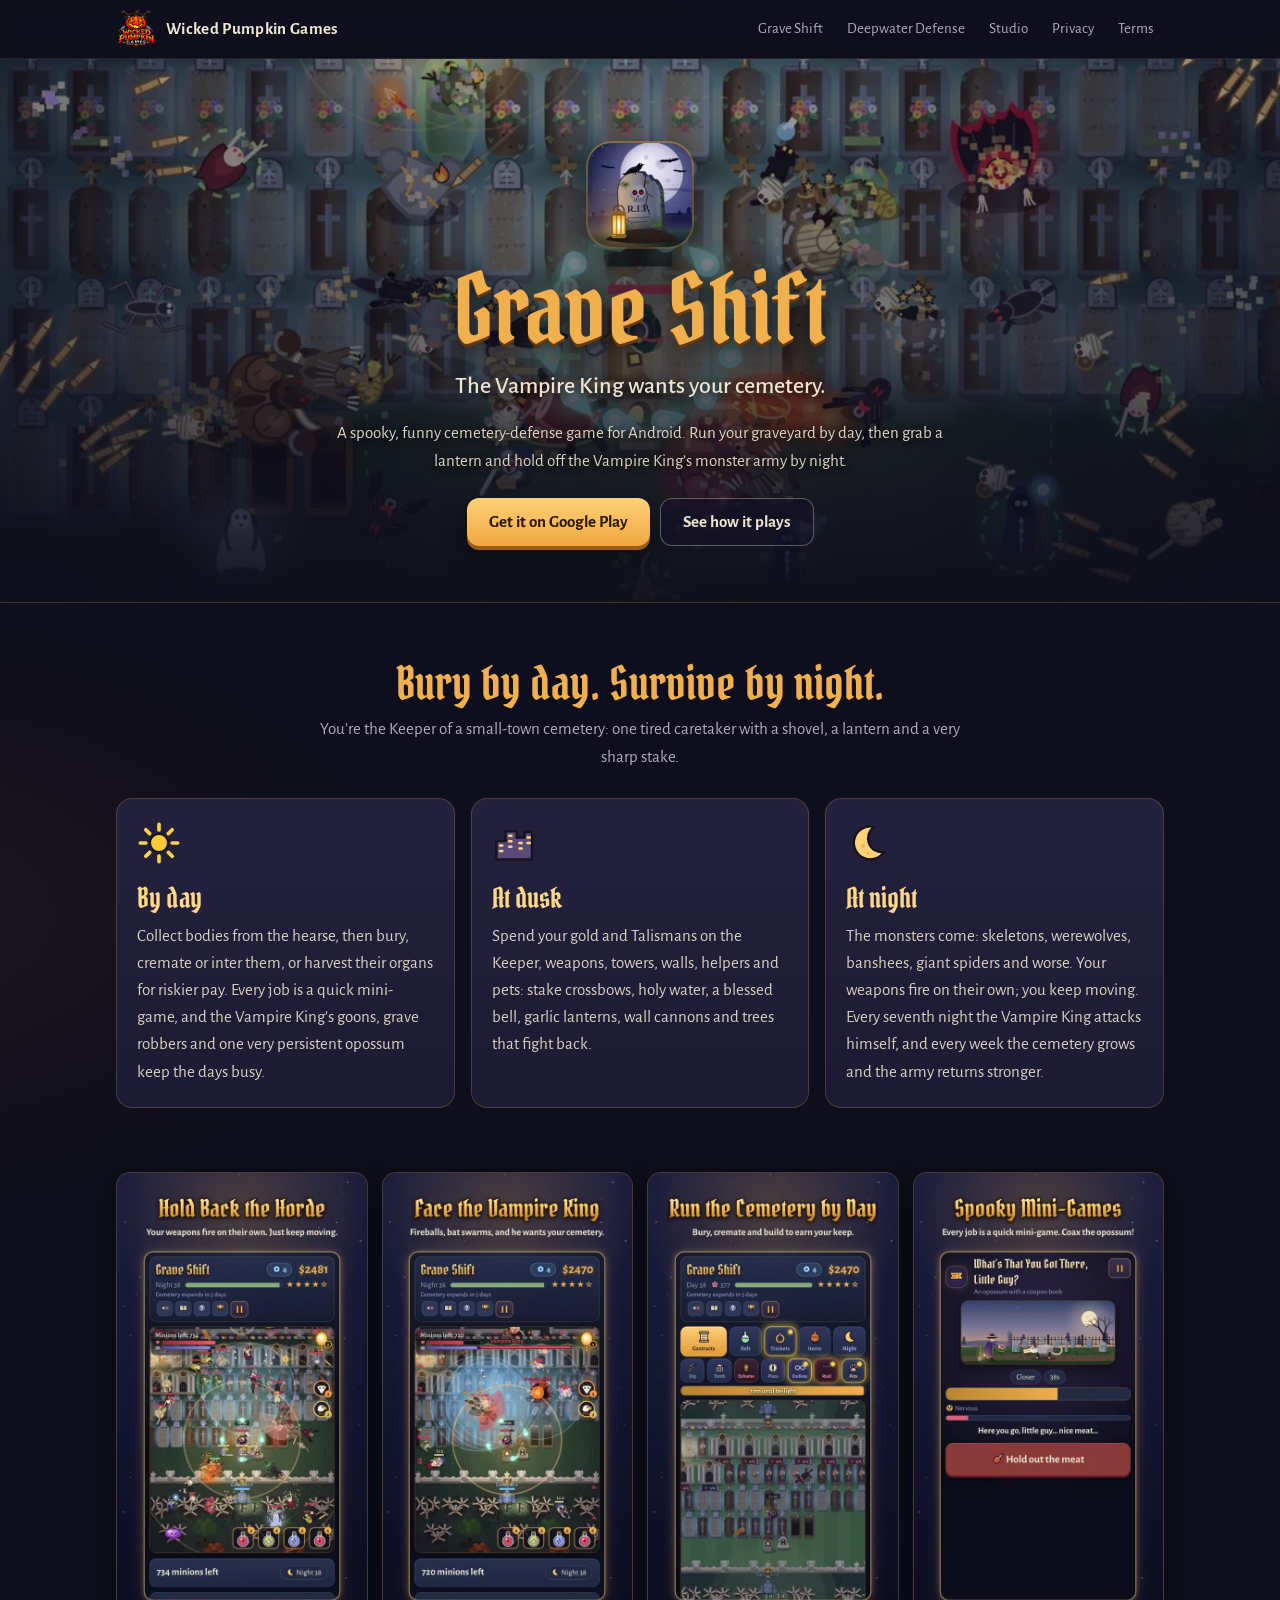
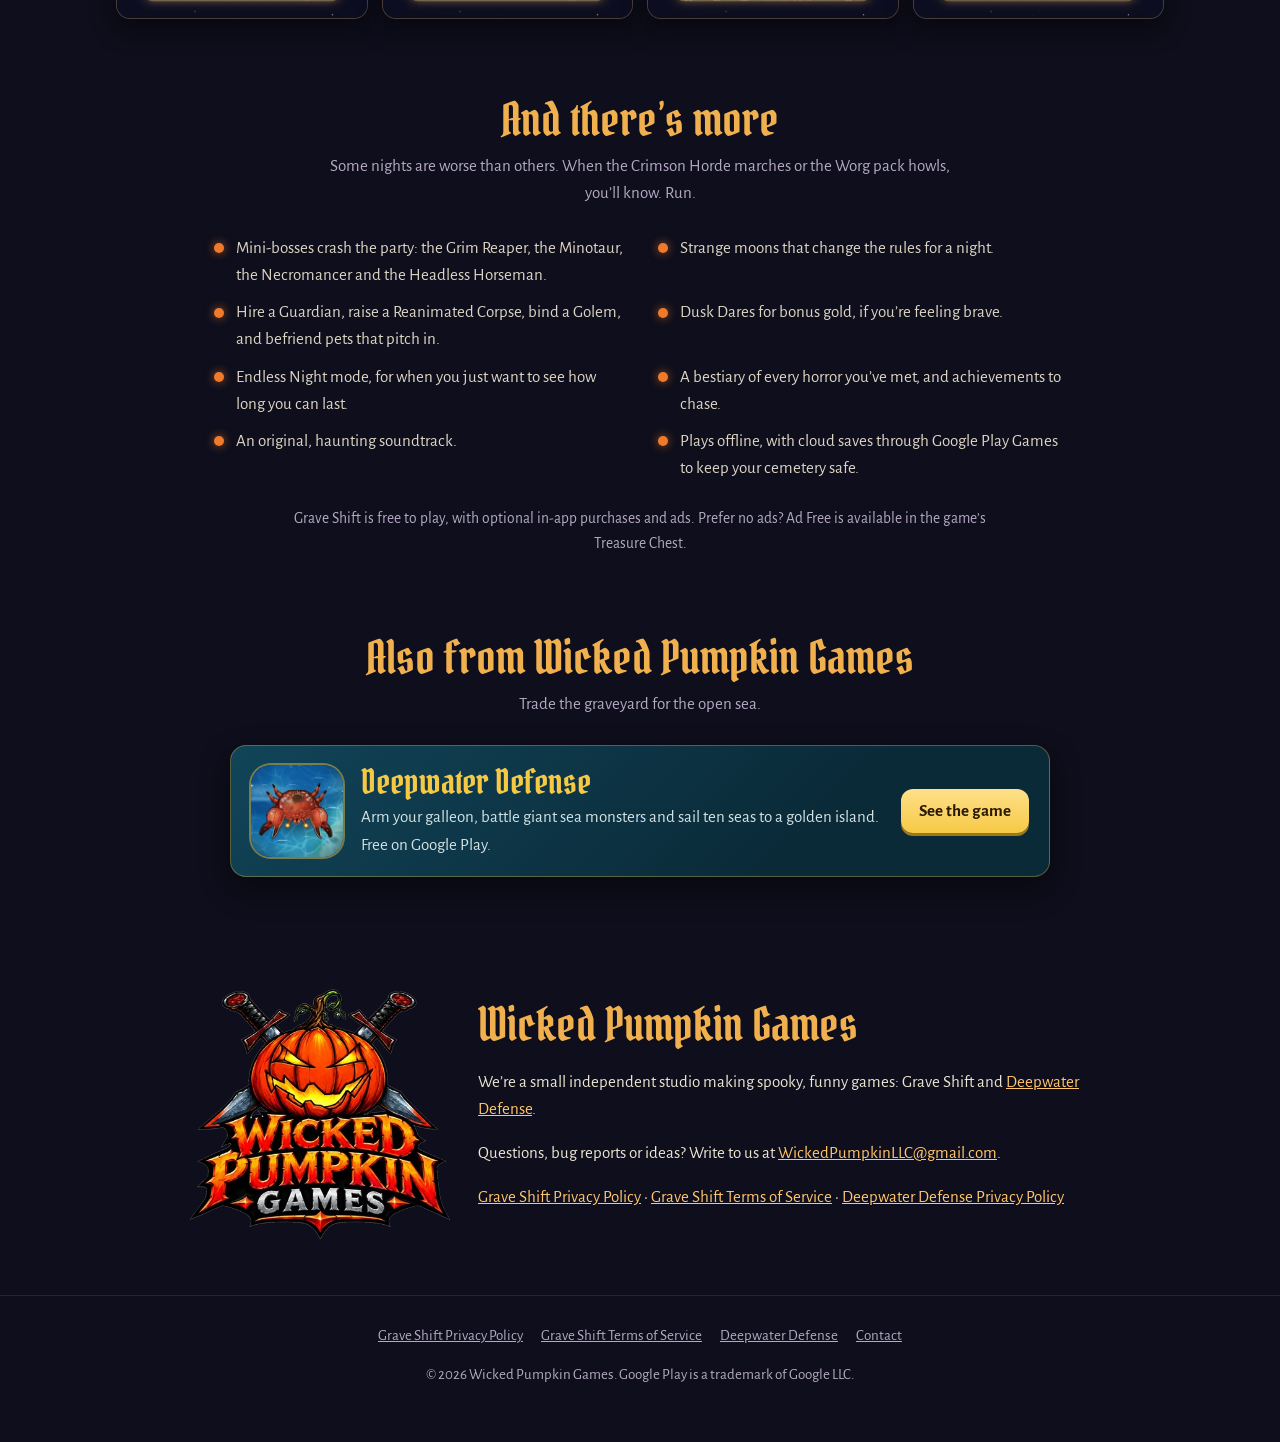
<file: index.html>
<!doctype html>
<html lang="en">
<head>
<meta charset="utf-8">
<meta name="viewport" content="width=device-width, initial-scale=1">
<meta name="google-site-verification" content="O6JPym2pV3YYv3IgOsnlaF91oUZAmM9FeqI7_NQBkXs" />
<title>Grave Shift · Wicked Pumpkin Games</title>
<meta name="description" content="Grave Shift is a spooky, funny cemetery-defense game for Android by Wicked Pumpkin Games: run your graveyard by day, then hold off the Vampire King's monster army by night.">
<meta name="theme-color" content="#0e0e1c">
<link rel="icon" type="image/png" href="favicon.png">
<link rel="apple-touch-icon" href="apple-touch-icon.png">
<meta property="og:type" content="website">
<meta property="og:title" content="Grave Shift: the Vampire King wants your cemetery">
<meta property="og:description" content="Run your graveyard by day. Hold off the Vampire King's monster army by night. A spooky, funny cemetery-defense game for Android.">
<meta property="og:image" content="https://wickedpumpkingames.github.io/og-image.jpg">
<meta name="twitter:card" content="summary_large_image">
<link rel="stylesheet" href="site.css">
</head>
<body>
<a class="skip" href="#game">Skip to the game</a>

<header class="top">
  <div class="wrap">
    <a class="brand" href="./"><img src="img/studio-logo.webp" alt="" width="40" height="40"><span>Wicked Pumpkin Games</span></a>
    <nav aria-label="Main">
      <a href="#game">Grave Shift</a>
      <a href="deepwater-defense.html">Deepwater<span class="nm"> Defense</span></a>
      <a href="#studio">Studio</a>
      <a href="grave-shift-privacy-policy.html">Privacy</a>
      <a class="wide" href="grave-shift-terms-of-service.html">Terms</a>
    </nav>
  </div>
</header>

<main>
<div class="hero" id="game">
  <div class="art" role="img" aria-label="A night battle in the cemetery: the Keeper and his towers fight skeletons, werewolves and other monsters among the graves."></div>
  <div class="wrap">
    <img class="appicon" src="img/icon.webp" alt="Grave Shift app icon: a cracked headstone with a carved skull, a crow and a lantern under the full moon" width="104" height="104">
    <h1 class="game">Grave Shift</h1>
    <p class="tagline">The Vampire King wants your cemetery.</p>
    <p class="pitch">A spooky, funny cemetery-defense game for Android. Run your graveyard by day, then grab a lantern and hold off the Vampire King’s monster army by night.</p>
    <div class="cta">
      <a class="btn gold" href="https://play.google.com/store/apps/details?id=com.WickedPumpkinGames.GraveShift" rel="noopener">Get it on Google Play</a>
      <a class="btn ghost" href="#play">See how it plays</a>
    </div>
  </div>
</div>

<section id="play">
  <div class="wrap">
    <h2 class="sec">Bury by day. Survive by night.</h2>
    <p class="sub">You’re the Keeper of a small-town cemetery: one tired caretaker with a shovel, a lantern and a very sharp stake.</p>
    <div class="cards">
      <div class="card">
        <svg class="ico" viewBox="0 0 24 24" fill="none" stroke="#17131f" stroke-width="1.3" stroke-linejoin="round" stroke-linecap="round" aria-hidden="true"><path d="M12 1.8v3M12 19.2v3M1.8 12h3M19.2 12h3M4.8 4.8l2.1 2.1M17.1 17.1l2.1 2.1M4.8 19.2l2.1-2.1M17.1 6.9l2.1-2.1" stroke="#ffd24a" stroke-width="2"/><circle cx="12" cy="12" r="5" fill="#ffc93a"/></svg>
        <h3>By day</h3>
        <p>Collect bodies from the hearse, then bury, cremate or inter them, or harvest their organs for riskier pay. Every job is a quick mini-game, and the Vampire King’s goons, grave robbers and one very persistent opossum keep the days busy.</p>
      </div>
      <div class="card">
        <svg class="ico" viewBox="0 0 24 24" fill="none" stroke="#17131f" stroke-width="1.3" stroke-linejoin="round" stroke-linecap="round" aria-hidden="true"><path d="M2.4 21V11h5V5.6h6V9h4.4v-3h4v15z" fill="#5a4a7a"/><path d="M4.4 13.4h1.2M4.4 16.4h1.2M9.4 8h1.2M9.4 11h1.2M9.4 14h1.2M15 12h1.2M15 15h1.2M19.4 9h1.2M19.4 12h1.2" stroke="#ffd27a" stroke-width="1.4"/></svg>
        <h3>At dusk</h3>
        <p>Spend your gold and Talismans on the Keeper, weapons, towers, walls, helpers and pets: stake crossbows, holy water, a blessed bell, garlic lanterns, wall cannons and trees that fight back.</p>
      </div>
      <div class="card">
        <svg class="ico" viewBox="0 0 24 24" fill="none" stroke="#17131f" stroke-width="1.3" stroke-linejoin="round" stroke-linecap="round" aria-hidden="true"><path d="M15.6 3.2a9 9 0 1 0 5.2 13.6A7.4 7.4 0 0 1 15.6 3.2z" fill="#ffd27a"/><circle cx="9.2" cy="13.6" r="1.2" fill="#e8b552" stroke="none"/><circle cx="12" cy="17.6" r=".8" fill="#e8b552" stroke="none"/></svg>
        <h3>At night</h3>
        <p>The monsters come: skeletons, werewolves, banshees, giant spiders and worse. Your weapons fire on their own; you keep moving. Every seventh night the Vampire King attacks himself, and every week the cemetery grows and the army returns stronger.</p>
      </div>
    </div>
  </div>
</section>

<section aria-label="Screenshots" style="padding-top:8px">
  <div class="wrap">
    <div class="shots">
      <figure><img src="img/shot-night.webp" alt="Hold back the horde: the Keeper fights a monster horde at night while his weapons fire on their own" loading="lazy" width="540" height="960"></figure>
      <figure><img src="img/shot-king.webp" alt="Face the Vampire King: fireballs, bat swarms and the King himself attack the cemetery" loading="lazy" width="540" height="960"></figure>
      <figure><img src="img/shot-day.webp" alt="Run the cemetery by day: bury, cremate and build to earn your keep" loading="lazy" width="540" height="960"></figure>
      <figure><img src="img/shot-mini.webp" alt="Spooky mini-games: every job is a quick mini-game, like coaxing a coupon book from an opossum" loading="lazy" width="540" height="960"></figure>
    </div>
  </div>
</section>

<section style="padding-top:20px">
  <div class="wrap">
    <h2 class="sec">And there’s more</h2>
    <p class="sub">Some nights are worse than others. When the Crimson Horde marches or the Worg pack howls, you’ll know. Run.</p>
    <ul class="more">
      <li>Mini-bosses crash the party: the Grim Reaper, the Minotaur, the Necromancer and the Headless Horseman.</li>
      <li>Strange moons that change the rules for a night.</li>
      <li>Hire a Guardian, raise a Reanimated Corpse, bind a Golem, and befriend pets that pitch in.</li>
      <li>Dusk Dares for bonus gold, if you’re feeling brave.</li>
      <li>Endless Night mode, for when you just want to see how long you can last.</li>
      <li>A bestiary of every horror you’ve met, and achievements to chase.</li>
      <li>An original, haunting soundtrack.</li>
      <li>Plays offline, with cloud saves through Google Play Games to keep your cemetery safe.</li>
    </ul>
    <p class="fine">Grave Shift is free to play, with optional in-app purchases and ads. Prefer no ads? Ad Free is available in the game’s Treasure Chest.</p>
  </div>
</section>

<section id="more-games" style="padding-top:20px">
  <div class="wrap">
    <h2 class="sec">Also from Wicked Pumpkin Games</h2>
    <p class="sub">Trade the graveyard for the open sea.</p>
    <a class="gamecard" href="deepwater-defense.html">
      <img src="img/dw-icon.webp" alt="" width="92" height="92" loading="lazy">
      <div><strong>Deepwater Defense</strong><span>Arm your galleon, battle giant sea monsters and sail ten seas to a golden island. Free on Google Play.</span></div>
      <span class="go">See the game</span>
    </a>
  </div>
</section>

<section id="studio">
  <div class="wrap">
    <div class="studio">
      <img src="img/studio-logo.webp" alt="Wicked Pumpkin Games logo: a grinning jack-o’-lantern over two crossed daggers" loading="lazy" width="420" height="404">
      <div>
        <h2 class="sec">Wicked Pumpkin Games</h2>
        <p>We’re a small independent studio making spooky, funny games: Grave Shift and <a href="deepwater-defense.html">Deepwater Defense</a>.</p>
        <p>Questions, bug reports or ideas? Write to us at <a href="mailto:WickedPumpkinLLC@gmail.com">WickedPumpkinLLC@gmail.com</a>.</p>
        <p><a href="grave-shift-privacy-policy.html">Grave Shift Privacy Policy</a> · <a href="grave-shift-terms-of-service.html">Grave Shift Terms of Service</a> · <a href="deepwater-defense-privacy-policy.html">Deepwater Defense Privacy Policy</a></p>
      </div>
    </div>
  </div>
</section>
</main>

<footer class="site">
  <div class="wrap">
    <nav aria-label="Footer">
      <a href="grave-shift-privacy-policy.html">Grave Shift Privacy Policy</a>
      <a href="grave-shift-terms-of-service.html">Grave Shift Terms of Service</a>
      <a href="deepwater-defense.html">Deepwater Defense</a>
      <a href="mailto:WickedPumpkinLLC@gmail.com">Contact</a>
    </nav>
    <p>© 2026 Wicked Pumpkin Games. Google Play is a trademark of Google LLC.</p>
  </div>
</footer>
</body>
</html>
</file>
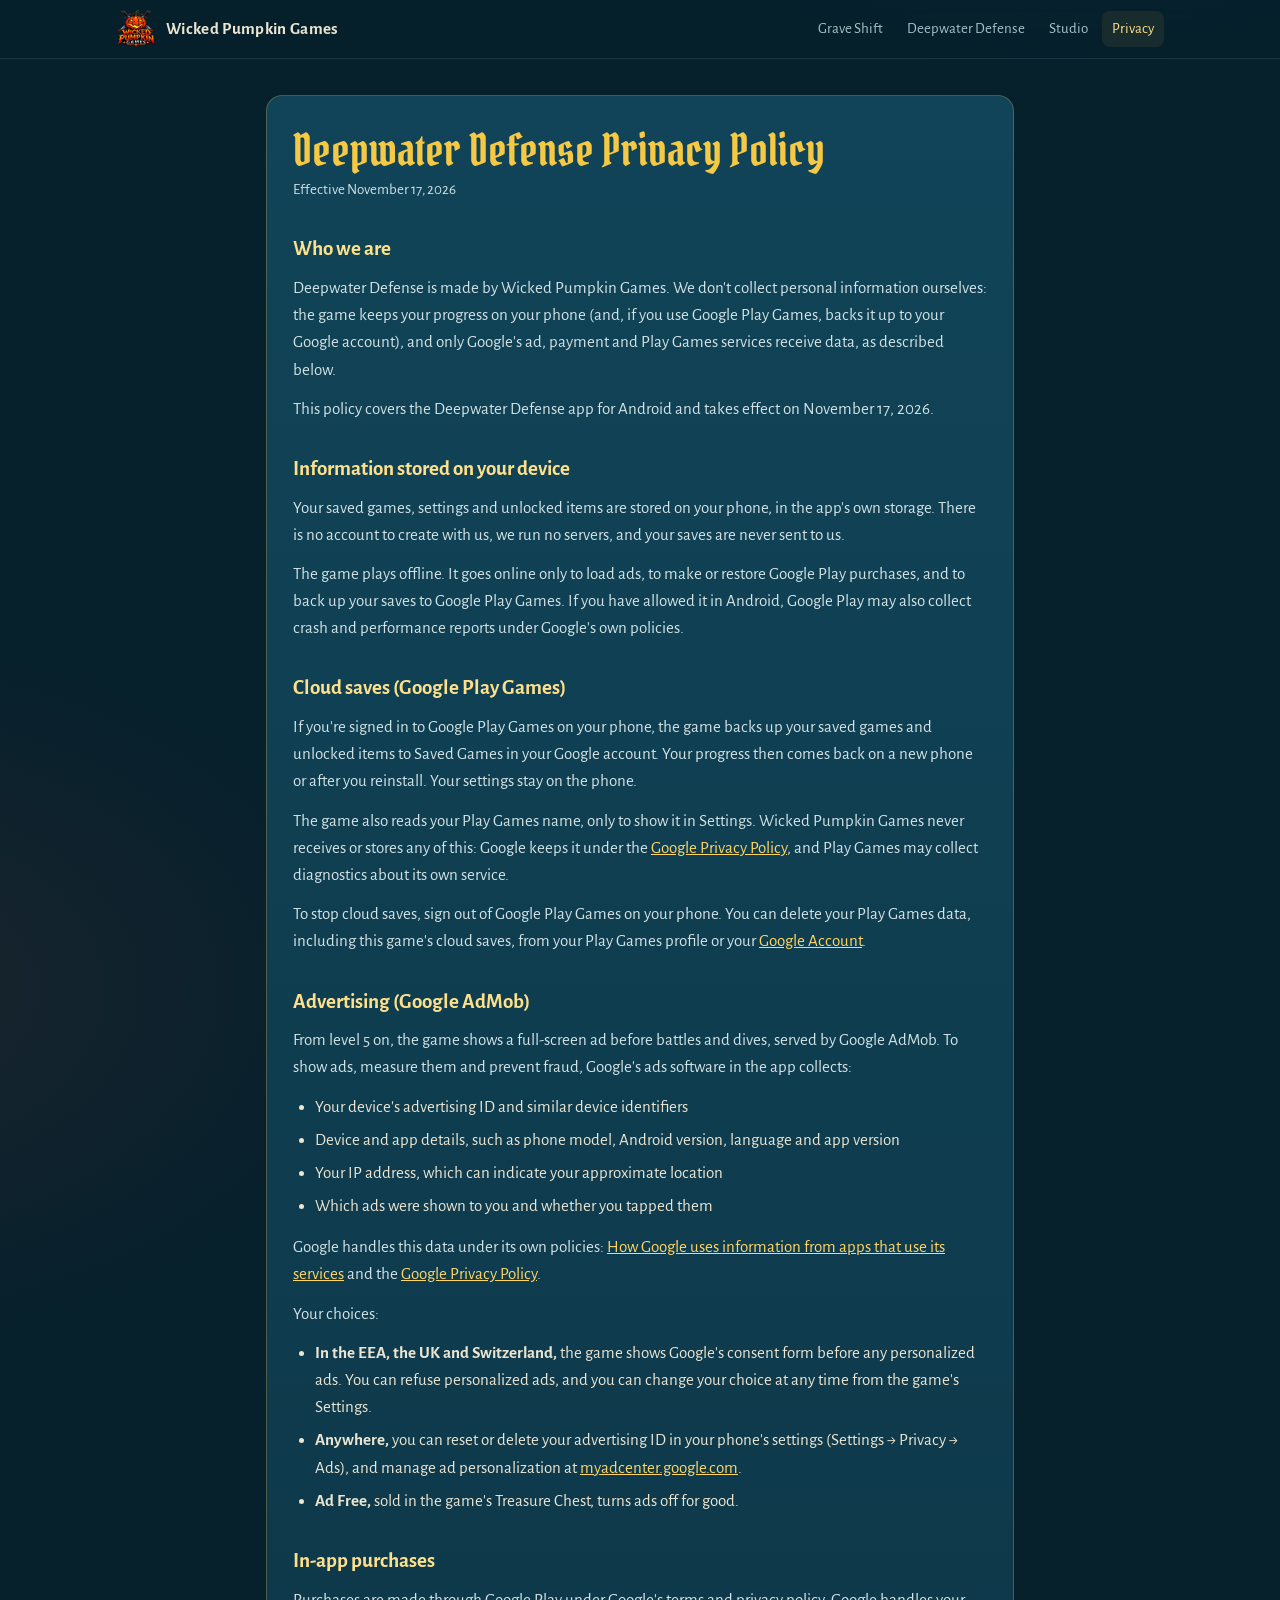
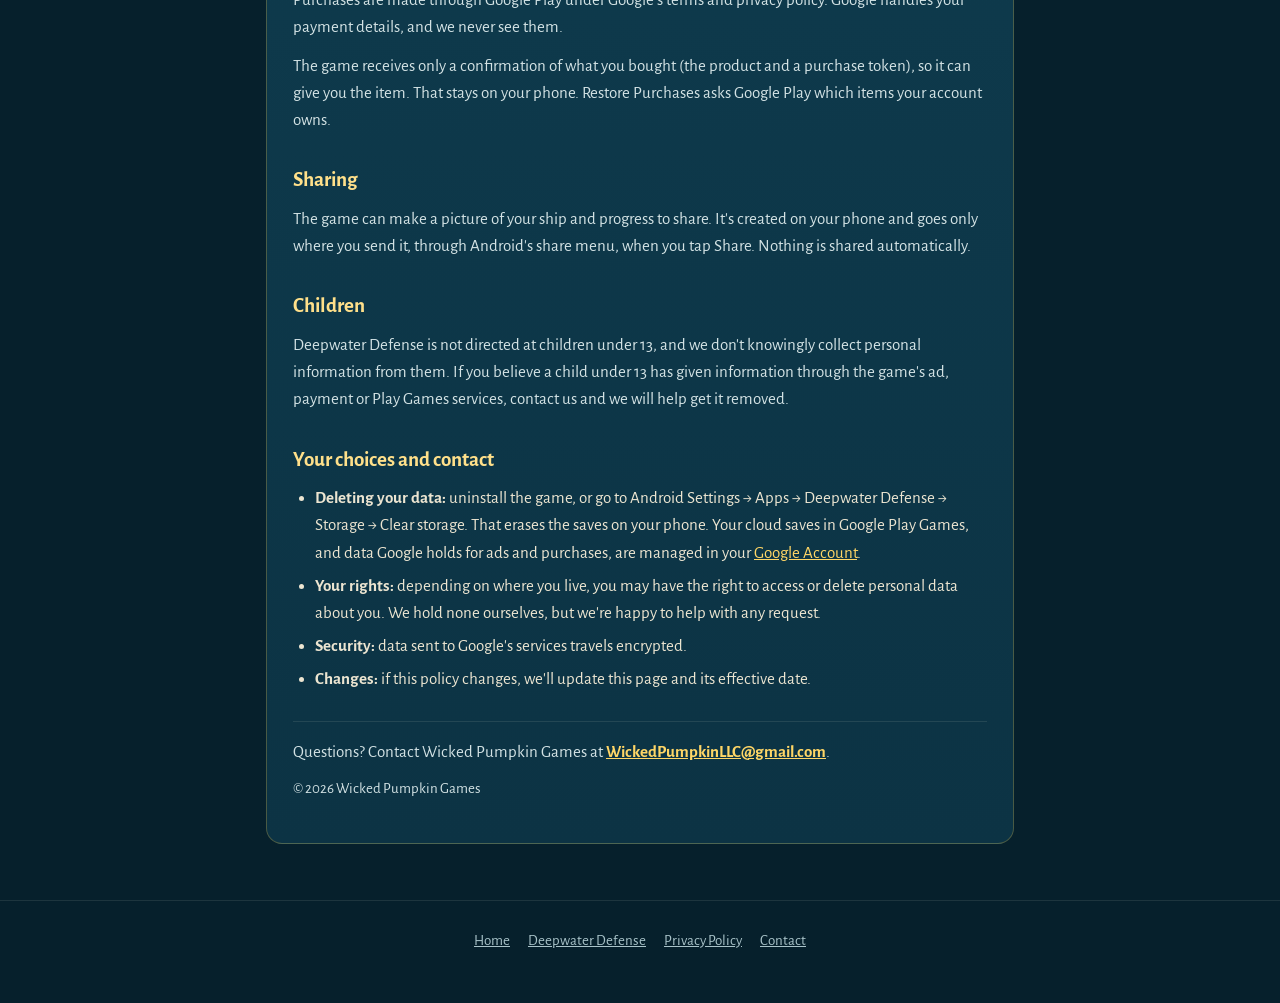
<file: deepwater-defense-privacy-policy.html>
<!doctype html>
<html lang="en">
<head>
<meta charset="utf-8">
<meta name="viewport" content="width=device-width, initial-scale=1">
<title>Deepwater Defense Privacy Policy</title>
<meta name="description" content="How the Deepwater Defense game for Android handles your information.">
<meta name="theme-color" content="#06202c">
<link rel="icon" type="image/png" href="favicon.png">
<link rel="stylesheet" href="site.css">
</head>
<body class="dw">
<header class="top">
  <div class="wrap">
    <a class="brand" href="./"><img src="img/studio-logo.webp" alt="" width="40" height="40"><span>Wicked Pumpkin Games</span></a>
    <nav aria-label="Main">
      <a href="./">Grave Shift</a>
      <a href="deepwater-defense.html">Deepwater<span class="nm"> Defense</span></a>
      <a href="./#studio">Studio</a>
      <a href="deepwater-defense-privacy-policy.html" aria-current="page">Privacy</a>
    </nav>
  </div>
</header>
<main class="doc">
<div class="card">
  <h1>Deepwater Defense Privacy Policy</h1>
  <p class="eff">Effective November 17, 2026</p>

  <h2>Who we are</h2>
  <p>Deepwater Defense is made by Wicked Pumpkin Games. We don't collect personal information ourselves: the game keeps your progress on your phone (and, if you use Google Play Games, backs it up to your Google account), and only Google's ad, payment and Play Games services receive data, as described below.</p>
  <p>This policy covers the Deepwater Defense app for Android and takes effect on November 17, 2026.</p>

  <h2>Information stored on your device</h2>
  <p>Your saved games, settings and unlocked items are stored on your phone, in the app's own storage. There is no account to create with us, we run no servers, and your saves are never sent to us.</p>
  <p>The game plays offline. It goes online only to load ads, to make or restore Google Play purchases, and to back up your saves to Google Play Games. If you have allowed it in Android, Google Play may also collect crash and performance reports under Google's own policies.</p>

  <h2>Cloud saves (Google Play Games)</h2>
  <p>If you're signed in to Google Play Games on your phone, the game backs up your saved games and unlocked items to Saved Games in your Google account. Your progress then comes back on a new phone or after you reinstall. Your settings stay on the phone.</p>
  <p>The game also reads your Play Games name, only to show it in Settings. Wicked Pumpkin Games never receives or stores any of this: Google keeps it under the <a href="https://policies.google.com/privacy">Google Privacy Policy</a>, and Play Games may collect diagnostics about its own service.</p>
  <p>To stop cloud saves, sign out of Google Play Games on your phone. You can delete your Play Games data, including this game's cloud saves, from your Play Games profile or your <a href="https://myaccount.google.com">Google Account</a>.</p>

  <h2>Advertising (Google AdMob)</h2>
  <p>From level 5 on, the game shows a full-screen ad before battles and dives, served by Google AdMob. To show ads, measure them and prevent fraud, Google's ads software in the app collects:</p>
  <ul>
    <li>Your device's advertising ID and similar device identifiers</li>
    <li>Device and app details, such as phone model, Android version, language and app version</li>
    <li>Your IP address, which can indicate your approximate location</li>
    <li>Which ads were shown to you and whether you tapped them</li>
  </ul>
  <p>Google handles this data under its own policies: <a href="https://policies.google.com/technologies/partner-sites">How Google uses information from apps that use its services</a> and the <a href="https://policies.google.com/privacy">Google Privacy Policy</a>.</p>
  <p>Your choices:</p>
  <ul>
    <li><strong>In the EEA, the UK and Switzerland,</strong> the game shows Google's consent form before any personalized ads. You can refuse personalized ads, and you can change your choice at any time from the game's Settings.</li>
    <li><strong>Anywhere,</strong> you can reset or delete your advertising ID in your phone's settings (Settings → Privacy → Ads), and manage ad personalization at <a href="https://myadcenter.google.com">myadcenter.google.com</a>.</li>
    <li><strong>Ad Free,</strong> sold in the game's Treasure Chest, turns ads off for good.</li>
  </ul>

  <h2>In-app purchases</h2>
  <p>Purchases are made through Google Play under Google's terms and privacy policy. Google handles your payment details, and we never see them.</p>
  <p>The game receives only a confirmation of what you bought (the product and a purchase token), so it can give you the item. That stays on your phone. Restore Purchases asks Google Play which items your account owns.</p>

  <h2>Sharing</h2>
  <p>The game can make a picture of your ship and progress to share. It's created on your phone and goes only where you send it, through Android's share menu, when you tap Share. Nothing is shared automatically.</p>

  <h2>Children</h2>
  <p>Deepwater Defense is not directed at children under 13, and we don't knowingly collect personal information from them. If you believe a child under 13 has given information through the game's ad, payment or Play Games services, contact us and we will help get it removed.</p>

  <h2>Your choices and contact</h2>
  <ul>
    <li><strong>Deleting your data:</strong> uninstall the game, or go to Android Settings → Apps → Deepwater Defense → Storage → Clear storage. That erases the saves on your phone. Your cloud saves in Google Play Games, and data Google holds for ads and purchases, are managed in your <a href="https://myaccount.google.com">Google Account</a>.</li>
    <li><strong>Your rights:</strong> depending on where you live, you may have the right to access or delete personal data about you. We hold none ourselves, but we're happy to help with any request.</li>
    <li><strong>Security:</strong> data sent to Google's services travels encrypted.</li>
    <li><strong>Changes:</strong> if this policy changes, we'll update this page and its effective date.</li>
  </ul>

  <footer>
    <p>Questions? Contact Wicked Pumpkin Games at <a href="mailto:WickedPumpkinLLC@gmail.com"><strong>WickedPumpkinLLC@gmail.com</strong></a>.</p>
    <p class="note">© 2026 Wicked Pumpkin Games</p>
  </footer>
</div>
</main>
<footer class="site">
  <div class="wrap">
    <nav aria-label="Footer">
      <a href="./">Home</a>
      <a href="deepwater-defense.html">Deepwater Defense</a>
      <a href="deepwater-defense-privacy-policy.html">Privacy Policy</a>
      <a href="mailto:WickedPumpkinLLC@gmail.com">Contact</a>
    </nav>
  </div>
</footer>
</body>
</html>
</file>
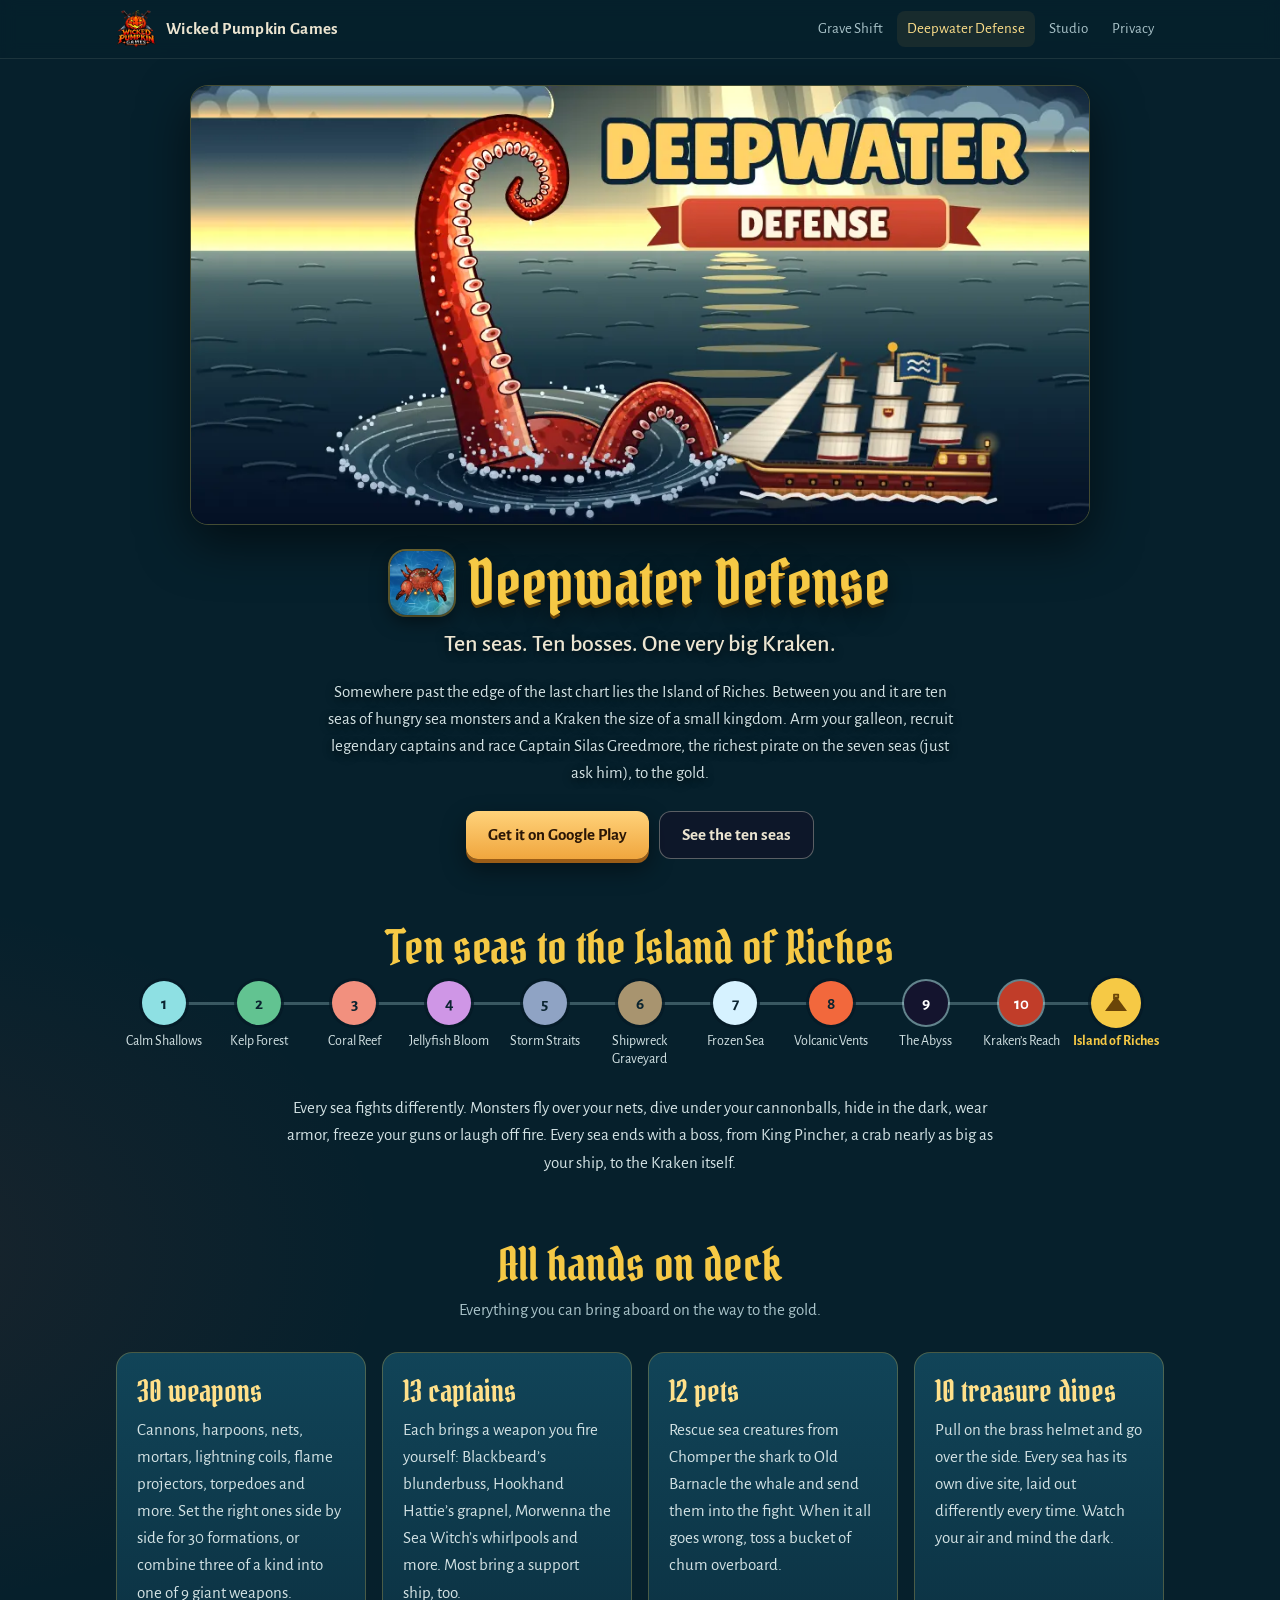
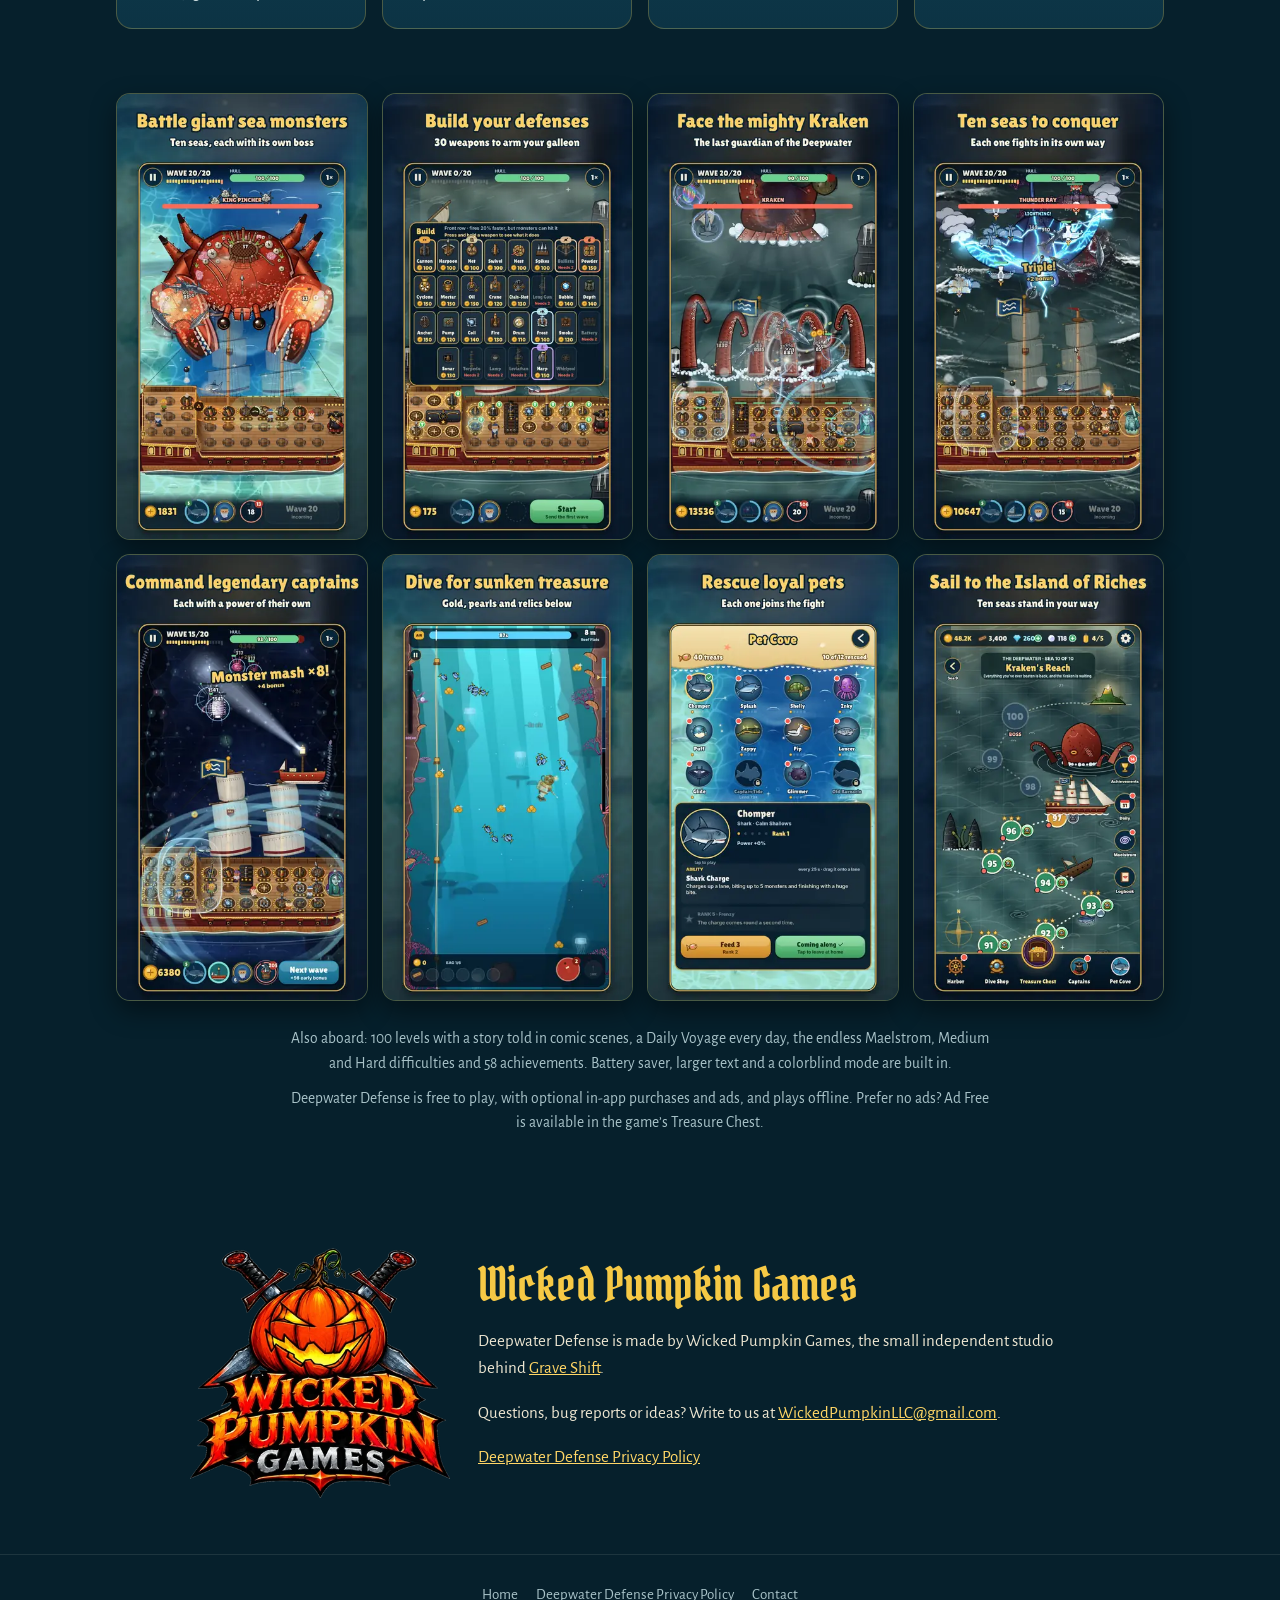
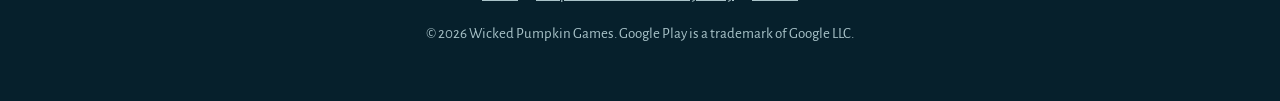
<file: deepwater-defense.html>
<!doctype html>
<html lang="en">
<head>
<meta charset="utf-8">
<meta name="viewport" content="width=device-width, initial-scale=1">
<title>Deepwater Defense · Wicked Pumpkin Games</title>
<meta name="description" content="Deepwater Defense is a sea-monster defense game for Android by Wicked Pumpkin Games: arm your galleon, recruit legendary captains and sail ten seas to the Island of Riches.">
<meta name="theme-color" content="#06202c">
<link rel="icon" type="image/png" href="favicon.png">
<link rel="apple-touch-icon" href="apple-touch-icon.png">
<meta property="og:type" content="website">
<meta property="og:title" content="Deepwater Defense: ten seas, ten bosses, one very big Kraken">
<meta property="og:description" content="Arm your galleon, battle giant sea monsters and sail ten seas to a golden island. A sea-monster defense game for Android.">
<meta property="og:image" content="https://wickedpumpkingames.github.io/img/dw-og.jpg">
<meta name="twitter:card" content="summary_large_image">
<link rel="stylesheet" href="site.css">
</head>
<body class="dw">
<a class="skip" href="#game">Skip to the game</a>

<header class="top">
  <div class="wrap">
    <a class="brand" href="./"><img src="img/studio-logo.webp" alt="" width="40" height="40"><span>Wicked Pumpkin Games</span></a>
    <nav aria-label="Main">
      <a href="./">Grave Shift</a>
      <a href="deepwater-defense.html" aria-current="page">Deepwater<span class="nm"> Defense</span></a>
      <a href="./#studio">Studio</a>
      <a href="deepwater-defense-privacy-policy.html">Privacy</a>
    </nav>
  </div>
</header>

<main>
<div class="dwhero" id="game">
  <div class="wrap">
    <div class="banner"><img src="img/dw-banner.webp" alt="Deepwater Defense: a giant red sea monster tentacle rises from a whirlpool beside a pirate galleon under a stormy golden sky" width="1024" height="500"></div>
    <div class="dwname"><img src="img/dw-icon.webp" alt="" width="64" height="64"><h1>Deepwater Defense</h1></div>
    <p class="tagline">Ten seas. Ten bosses. One very big Kraken.</p>
    <p class="pitch">Somewhere past the edge of the last chart lies the Island of Riches. Between you and it are ten seas of hungry sea monsters and a Kraken the size of a small kingdom. Arm your galleon, recruit legendary captains and race Captain Silas Greedmore, the richest pirate on the seven seas (just ask him), to the gold.</p>
    <div class="cta">
      <a class="btn gold" href="https://play.google.com/store/apps/details?id=com.WickedPumpkinGames.deepwaterdefense" rel="noopener">Get it on Google Play</a>
      <a class="btn ghost" href="#seas">See the ten seas</a>
    </div>
  </div>
</div>

<section id="seas">
  <div class="wrap">
    <h2 class="sec">Ten seas to the Island of Riches</h2>
    <ol class="route">
      <li style="--c:#8ee0e3"><span class="stop">1</span><span class="sea">Calm Shallows</span></li>
      <li style="--c:#62c391"><span class="stop">2</span><span class="sea">Kelp Forest</span></li>
      <li style="--c:#f2907e"><span class="stop">3</span><span class="sea">Coral Reef</span></li>
      <li style="--c:#cf96e6"><span class="stop">4</span><span class="sea">Jellyfish Bloom</span></li>
      <li style="--c:#8fa3c4"><span class="stop">5</span><span class="sea">Storm Straits</span></li>
      <li style="--c:#a8946f"><span class="stop">6</span><span class="sea">Shipwreck Graveyard</span></li>
      <li style="--c:#d6f2ff"><span class="stop">7</span><span class="sea">Frozen Sea</span></li>
      <li style="--c:#f2683c"><span class="stop">8</span><span class="sea">Volcanic Vents</span></li>
      <li class="dark" style="--c:#14142e"><span class="stop">9</span><span class="sea">The Abyss</span></li>
      <li class="dark" style="--c:#c13d29"><span class="stop">10</span><span class="sea">Kraken’s Reach</span></li>
      <li class="goal"><span class="stop"><svg width="26" height="26" viewBox="0 0 26 26" aria-hidden="true"><path d="M2 21 13 6l11 15z" fill="#6b4508"/><path d="M11 9.2V4.6h4.2v3.2H12.2" fill="none" stroke="#6b4508" stroke-width="1.8" stroke-linejoin="round"/></svg></span><span class="sea">Island of Riches</span></li>
    </ol>
    <p class="route-note">Every sea fights differently. Monsters fly over your nets, dive under your cannonballs, hide in the dark, wear armor, freeze your guns or laugh off fire. Every sea ends with a boss, from King Pincher, a crab nearly as big as your ship, to the Kraken itself.</p>
  </div>
</section>

<section style="padding-top:8px">
  <div class="wrap">
    <h2 class="sec">All hands on deck</h2>
    <p class="sub">Everything you can bring aboard on the way to the gold.</p>
    <div class="cards four">
      <div class="card"><h3>30 weapons</h3><p>Cannons, harpoons, nets, mortars, lightning coils, flame projectors, torpedoes and more. Set the right ones side by side for 30 formations, or combine three of a kind into one of 9 giant weapons.</p></div>
      <div class="card"><h3>13 captains</h3><p>Each brings a weapon you fire yourself: Blackbeard’s blunderbuss, Hookhand Hattie’s grapnel, Morwenna the Sea Witch’s whirlpools and more. Most bring a support ship, too.</p></div>
      <div class="card"><h3>12 pets</h3><p>Rescue sea creatures from Chomper the shark to Old Barnacle the whale and send them into the fight. When it all goes wrong, toss a bucket of chum overboard.</p></div>
      <div class="card"><h3>10 treasure dives</h3><p>Pull on the brass helmet and go over the side. Every sea has its own dive site, laid out differently every time. Watch your air and mind the dark.</p></div>
    </div>
  </div>
</section>

<section aria-label="Screenshots" style="padding-top:8px">
  <div class="wrap">
    <div class="shots">
      <figure><a href="img/dw-01.webp"><img src="img/dw-01.webp" alt="Battle giant sea monsters: ten seas, each with its own boss" loading="lazy" width="396" height="704"></a></figure>
      <figure><a href="img/dw-02.webp"><img src="img/dw-02.webp" alt="Build your defenses: 30 weapons to arm your galleon" loading="lazy" width="396" height="704"></a></figure>
      <figure><a href="img/dw-03.webp"><img src="img/dw-03.webp" alt="Face the mighty Kraken: the last guardian of the Deepwater" loading="lazy" width="396" height="704"></a></figure>
      <figure><a href="img/dw-04.webp"><img src="img/dw-04.webp" alt="Ten seas to conquer: each one fights in its own way" loading="lazy" width="396" height="704"></a></figure>
      <figure><a href="img/dw-05.webp"><img src="img/dw-05.webp" alt="Command legendary captains: each with a power of their own" loading="lazy" width="396" height="704"></a></figure>
      <figure><a href="img/dw-06.webp"><img src="img/dw-06.webp" alt="Dive for sunken treasure: gold, pearls and relics below" loading="lazy" width="396" height="704"></a></figure>
      <figure><a href="img/dw-07.webp"><img src="img/dw-07.webp" alt="Rescue loyal pets: each one joins the fight" loading="lazy" width="396" height="704"></a></figure>
      <figure><a href="img/dw-08.webp"><img src="img/dw-08.webp" alt="Sail to the Island of Riches: ten seas stand in your way" loading="lazy" width="396" height="704"></a></figure>
    </div>
    <p class="fine">Also aboard: 100 levels with a story told in comic scenes, a Daily Voyage every day, the endless Maelstrom, Medium and Hard difficulties and 58 achievements. Battery saver, larger text and a colorblind mode are built in.</p>
    <p class="fine" style="margin-top:10px">Deepwater Defense is free to play, with optional in-app purchases and ads, and plays offline. Prefer no ads? Ad Free is available in the game’s Treasure Chest.</p>
  </div>
</section>

<section id="studio">
  <div class="wrap">
    <div class="studio">
      <img src="img/studio-logo.webp" alt="Wicked Pumpkin Games logo: a grinning jack-o’-lantern over two crossed daggers" loading="lazy" width="420" height="404">
      <div>
        <h2 class="sec">Wicked Pumpkin Games</h2>
        <p>Deepwater Defense is made by Wicked Pumpkin Games, the small independent studio behind <a href="./">Grave Shift</a>.</p>
        <p>Questions, bug reports or ideas? Write to us at <a href="mailto:WickedPumpkinLLC@gmail.com">WickedPumpkinLLC@gmail.com</a>.</p>
        <p><a href="deepwater-defense-privacy-policy.html">Deepwater Defense Privacy Policy</a></p>
      </div>
    </div>
  </div>
</section>
</main>

<footer class="site">
  <div class="wrap">
    <nav aria-label="Footer">
      <a href="./">Home</a>
      <a href="deepwater-defense-privacy-policy.html">Deepwater Defense Privacy Policy</a>
      <a href="mailto:WickedPumpkinLLC@gmail.com">Contact</a>
    </nav>
    <p>© 2026 Wicked Pumpkin Games. Google Play is a trademark of Google LLC.</p>
  </div>
</footer>
</body>
</html>
</file>
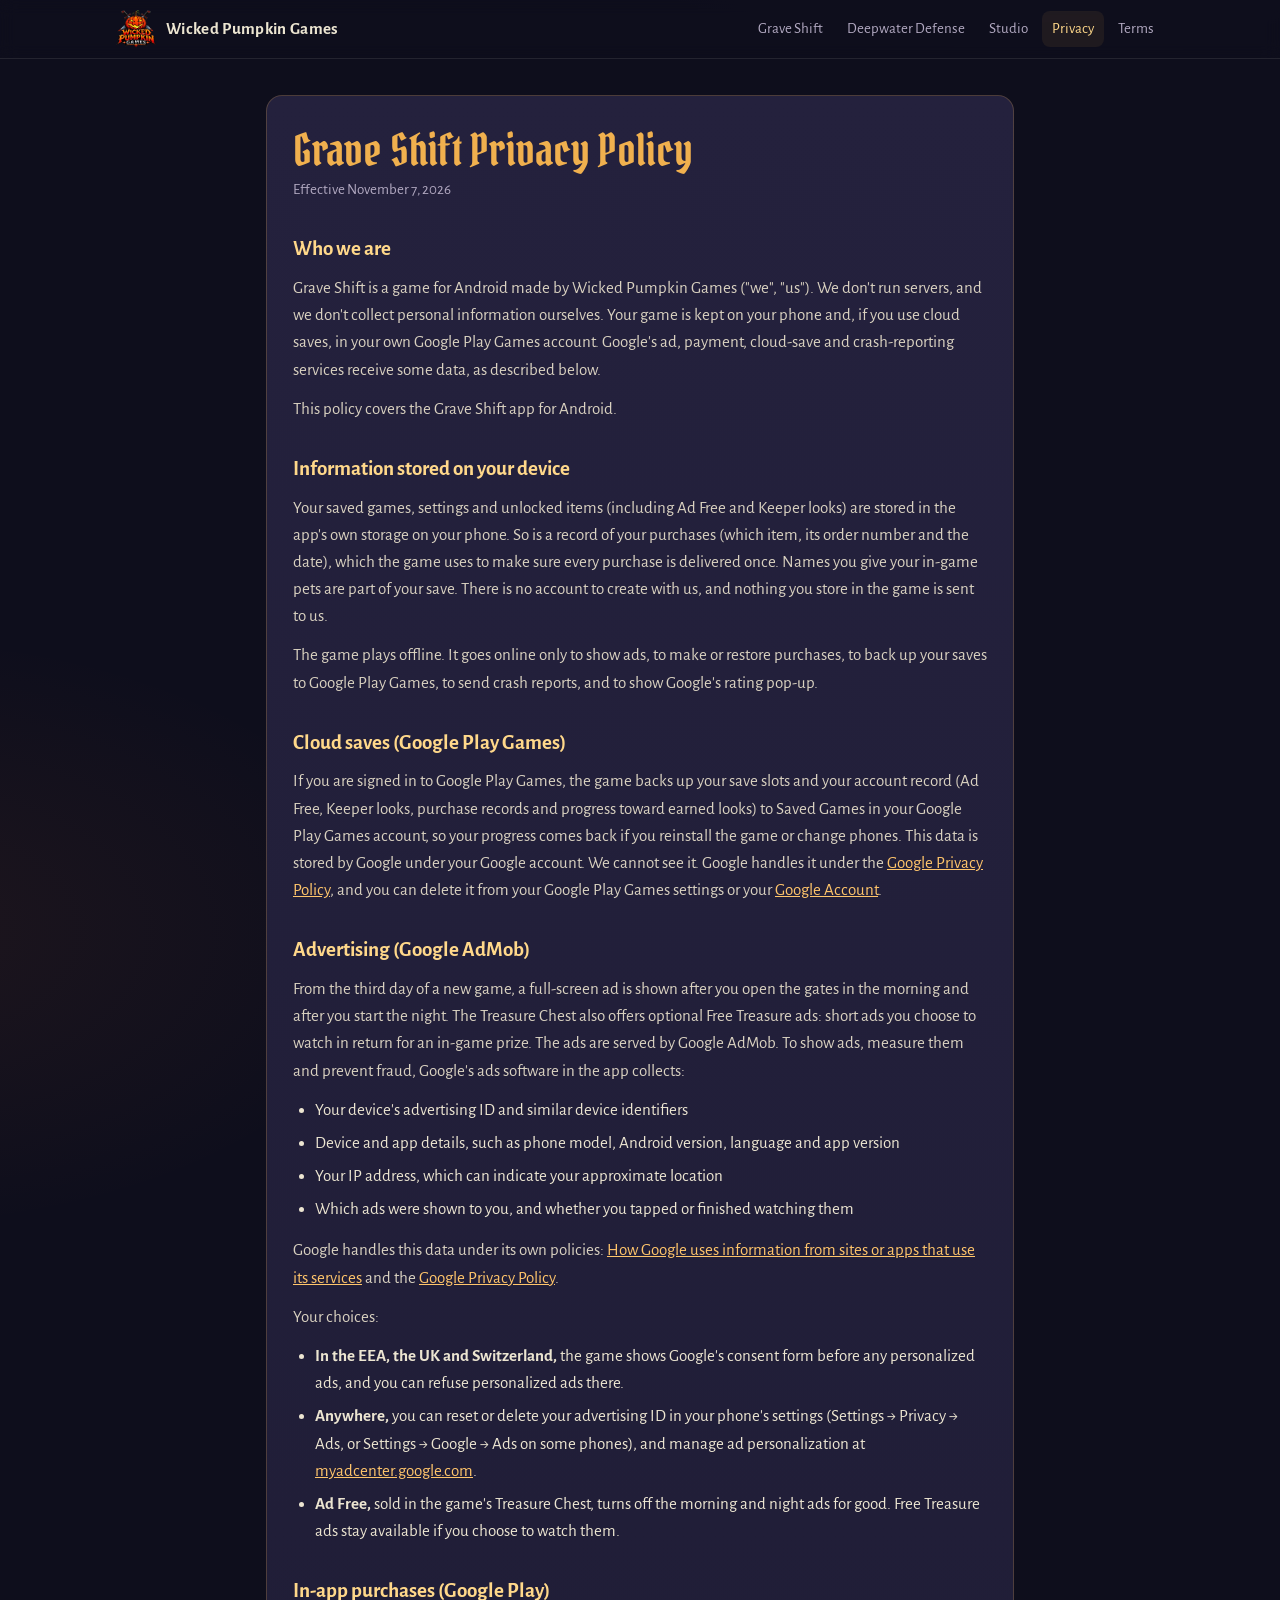
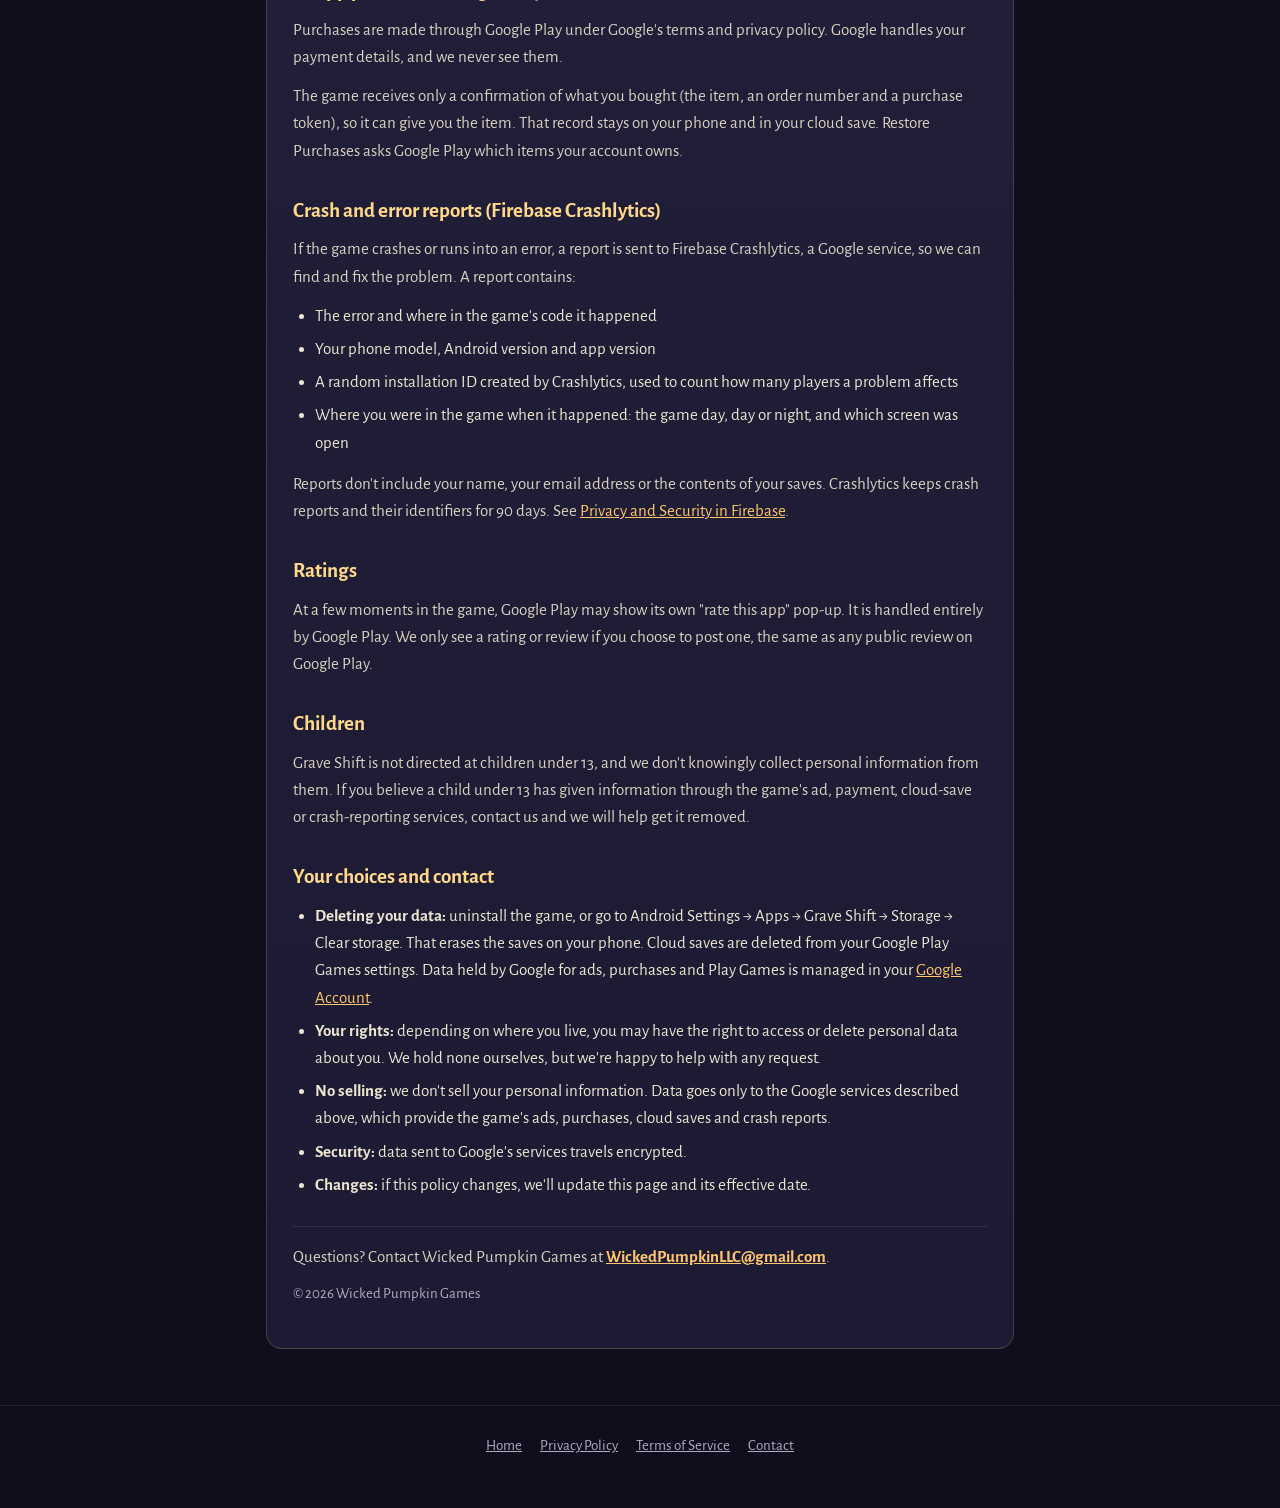
<file: grave-shift-privacy-policy.html>
<!doctype html>
<html lang="en">
<head>
<meta charset="utf-8">
<meta name="viewport" content="width=device-width, initial-scale=1">
<title>Grave Shift Privacy Policy</title>
<meta name="description" content="How the Grave Shift game for Android handles your information.">
<meta name="theme-color" content="#0e0e1c">
<link rel="icon" type="image/png" href="favicon.png">
<link rel="stylesheet" href="site.css">
</head>
<body>
<header class="top">
  <div class="wrap">
    <a class="brand" href="./"><img src="img/studio-logo.webp" alt="" width="40" height="40"><span>Wicked Pumpkin Games</span></a>
    <nav aria-label="Main">
      <a href="./#game">Grave Shift</a>
      <a href="deepwater-defense.html">Deepwater<span class="nm"> Defense</span></a>
      <a href="./#studio">Studio</a>
      <a href="grave-shift-privacy-policy.html" aria-current="page">Privacy</a>
      <a class="wide" href="grave-shift-terms-of-service.html">Terms</a>
    </nav>
  </div>
</header>
<main class="doc">
<div class="card">
  <h1>Grave Shift Privacy Policy</h1>
  <p class="eff">Effective November 7, 2026</p>

  <h2>Who we are</h2>
  <p>Grave Shift is a game for Android made by Wicked Pumpkin Games ("we", "us"). We don't run servers, and we don't collect personal information ourselves. Your game is kept on your phone and, if you use cloud saves, in your own Google Play Games account. Google's ad, payment, cloud-save and crash-reporting services receive some data, as described below.</p>
  <p>This policy covers the Grave Shift app for Android.</p>

  <h2>Information stored on your device</h2>
  <p>Your saved games, settings and unlocked items (including Ad Free and Keeper looks) are stored in the app's own storage on your phone. So is a record of your purchases (which item, its order number and the date), which the game uses to make sure every purchase is delivered once. Names you give your in-game pets are part of your save. There is no account to create with us, and nothing you store in the game is sent to us.</p>
  <p>The game plays offline. It goes online only to show ads, to make or restore purchases, to back up your saves to Google Play Games, to send crash reports, and to show Google's rating pop-up.</p>

  <h2>Cloud saves (Google Play Games)</h2>
  <p>If you are signed in to Google Play Games, the game backs up your save slots and your account record (Ad Free, Keeper looks, purchase records and progress toward earned looks) to Saved Games in your Google Play Games account, so your progress comes back if you reinstall the game or change phones. This data is stored by Google under your Google account. We cannot see it. Google handles it under the <a href="https://policies.google.com/privacy">Google Privacy Policy</a>, and you can delete it from your Google Play Games settings or your <a href="https://myaccount.google.com">Google Account</a>.</p>

  <h2>Advertising (Google AdMob)</h2>
  <p>From the third day of a new game, a full-screen ad is shown after you open the gates in the morning and after you start the night. The Treasure Chest also offers optional Free Treasure ads: short ads you choose to watch in return for an in-game prize. The ads are served by Google AdMob. To show ads, measure them and prevent fraud, Google's ads software in the app collects:</p>
  <ul>
    <li>Your device's advertising ID and similar device identifiers</li>
    <li>Device and app details, such as phone model, Android version, language and app version</li>
    <li>Your IP address, which can indicate your approximate location</li>
    <li>Which ads were shown to you, and whether you tapped or finished watching them</li>
  </ul>
  <p>Google handles this data under its own policies: <a href="https://policies.google.com/technologies/partner-sites">How Google uses information from sites or apps that use its services</a> and the <a href="https://policies.google.com/privacy">Google Privacy Policy</a>.</p>
  <p>Your choices:</p>
  <ul>
    <li><strong>In the EEA, the UK and Switzerland,</strong> the game shows Google's consent form before any personalized ads, and you can refuse personalized ads there.</li>
    <li><strong>Anywhere,</strong> you can reset or delete your advertising ID in your phone's settings (Settings → Privacy → Ads, or Settings → Google → Ads on some phones), and manage ad personalization at <a href="https://myadcenter.google.com">myadcenter.google.com</a>.</li>
    <li><strong>Ad Free,</strong> sold in the game's Treasure Chest, turns off the morning and night ads for good. Free Treasure ads stay available if you choose to watch them.</li>
  </ul>

  <h2>In-app purchases (Google Play)</h2>
  <p>Purchases are made through Google Play under Google's terms and privacy policy. Google handles your payment details, and we never see them.</p>
  <p>The game receives only a confirmation of what you bought (the item, an order number and a purchase token), so it can give you the item. That record stays on your phone and in your cloud save. Restore Purchases asks Google Play which items your account owns.</p>

  <h2>Crash and error reports (Firebase Crashlytics)</h2>
  <p>If the game crashes or runs into an error, a report is sent to Firebase Crashlytics, a Google service, so we can find and fix the problem. A report contains:</p>
  <ul>
    <li>The error and where in the game's code it happened</li>
    <li>Your phone model, Android version and app version</li>
    <li>A random installation ID created by Crashlytics, used to count how many players a problem affects</li>
    <li>Where you were in the game when it happened: the game day, day or night, and which screen was open</li>
  </ul>
  <p>Reports don't include your name, your email address or the contents of your saves. Crashlytics keeps crash reports and their identifiers for 90 days. See <a href="https://firebase.google.com/support/privacy">Privacy and Security in Firebase</a>.</p>

  <h2>Ratings</h2>
  <p>At a few moments in the game, Google Play may show its own "rate this app" pop-up. It is handled entirely by Google Play. We only see a rating or review if you choose to post one, the same as any public review on Google Play.</p>

  <h2>Children</h2>
  <p>Grave Shift is not directed at children under 13, and we don't knowingly collect personal information from them. If you believe a child under 13 has given information through the game's ad, payment, cloud-save or crash-reporting services, contact us and we will help get it removed.</p>

  <h2>Your choices and contact</h2>
  <ul>
    <li><strong>Deleting your data:</strong> uninstall the game, or go to Android Settings → Apps → Grave Shift → Storage → Clear storage. That erases the saves on your phone. Cloud saves are deleted from your Google Play Games settings. Data held by Google for ads, purchases and Play Games is managed in your <a href="https://myaccount.google.com">Google Account</a>.</li>
    <li><strong>Your rights:</strong> depending on where you live, you may have the right to access or delete personal data about you. We hold none ourselves, but we're happy to help with any request.</li>
    <li><strong>No selling:</strong> we don't sell your personal information. Data goes only to the Google services described above, which provide the game's ads, purchases, cloud saves and crash reports.</li>
    <li><strong>Security:</strong> data sent to Google's services travels encrypted.</li>
    <li><strong>Changes:</strong> if this policy changes, we'll update this page and its effective date.</li>
  </ul>

  <footer>
    <p>Questions? Contact Wicked Pumpkin Games at <a href="mailto:WickedPumpkinLLC@gmail.com"><strong>WickedPumpkinLLC@gmail.com</strong></a>.</p>
    <p class="note">© 2026 Wicked Pumpkin Games</p>
  </footer>
</div>
</main>
<footer class="site">
  <div class="wrap">
    <nav aria-label="Footer">
      <a href="./">Home</a>
      <a href="grave-shift-privacy-policy.html">Privacy Policy</a>
      <a href="grave-shift-terms-of-service.html">Terms of Service</a>
      <a href="mailto:WickedPumpkinLLC@gmail.com">Contact</a>
    </nav>
  </div>
</footer>
</body>
</html>
</file>
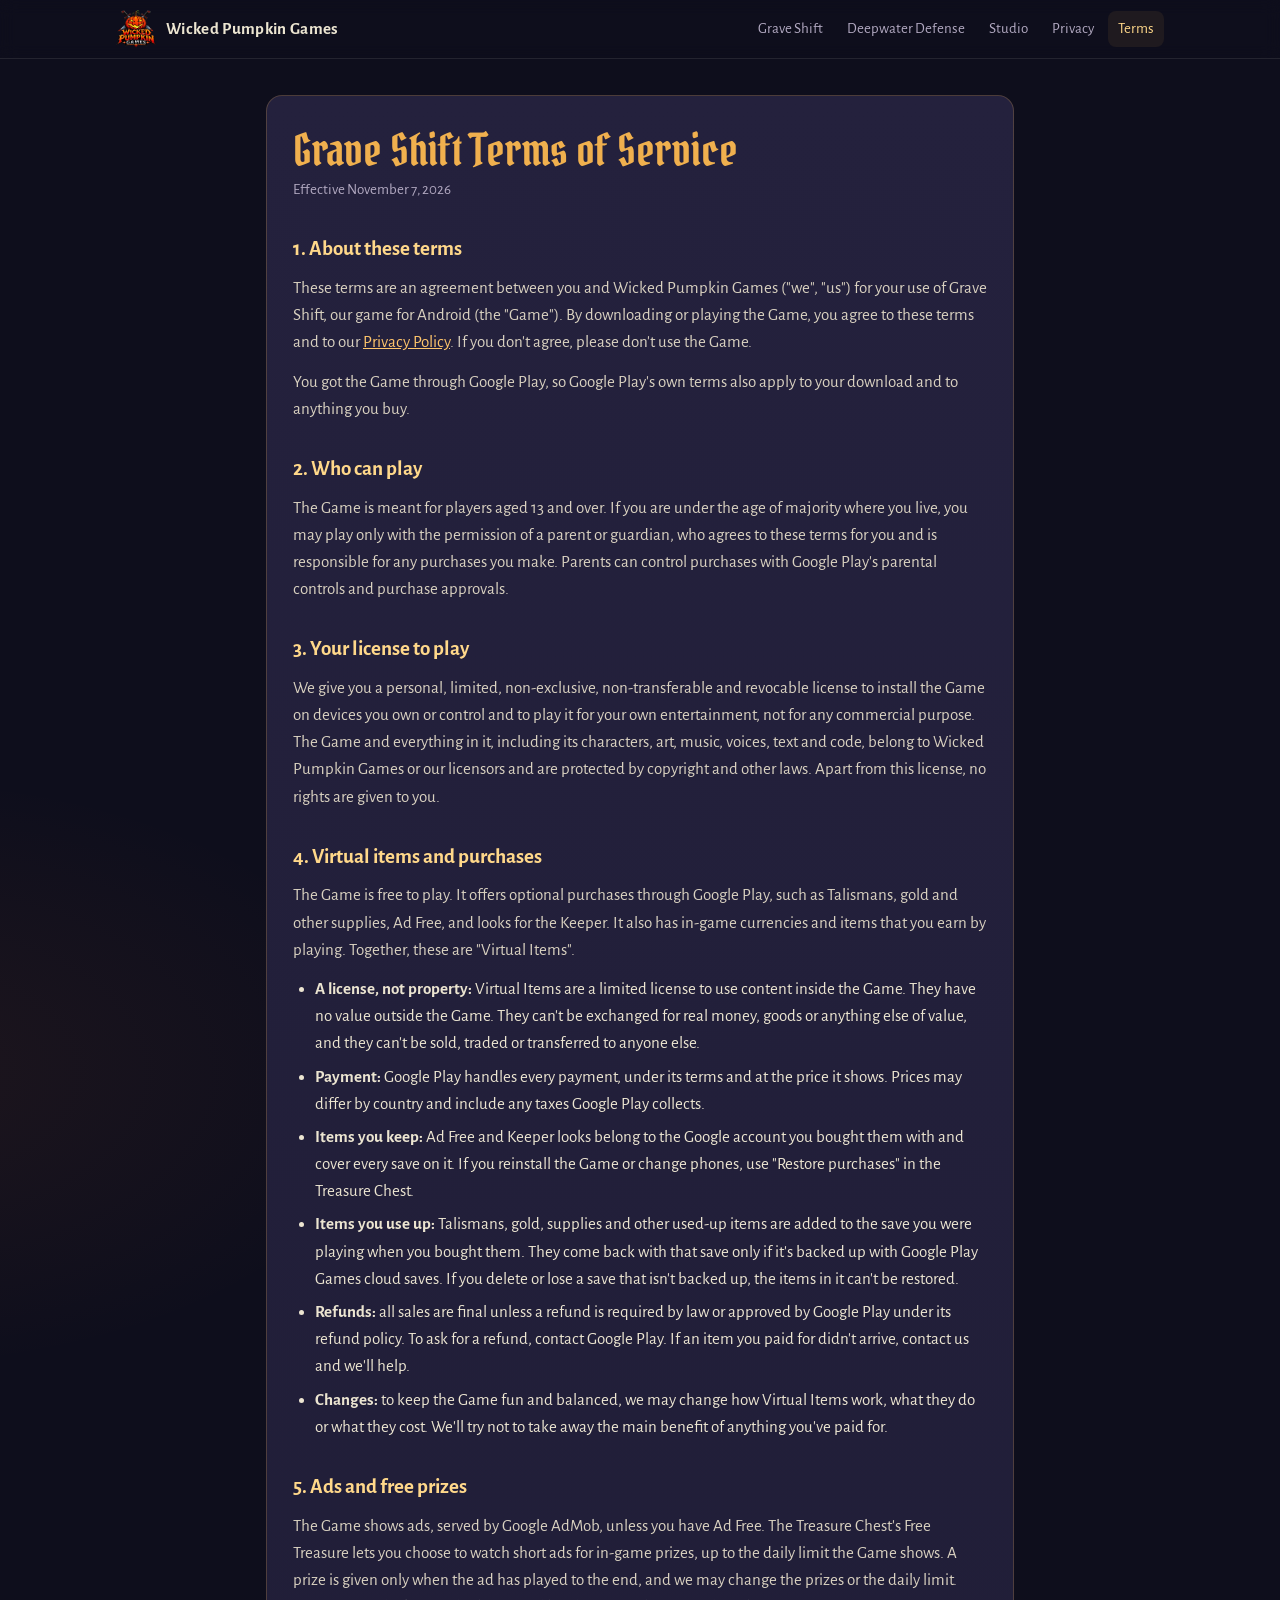
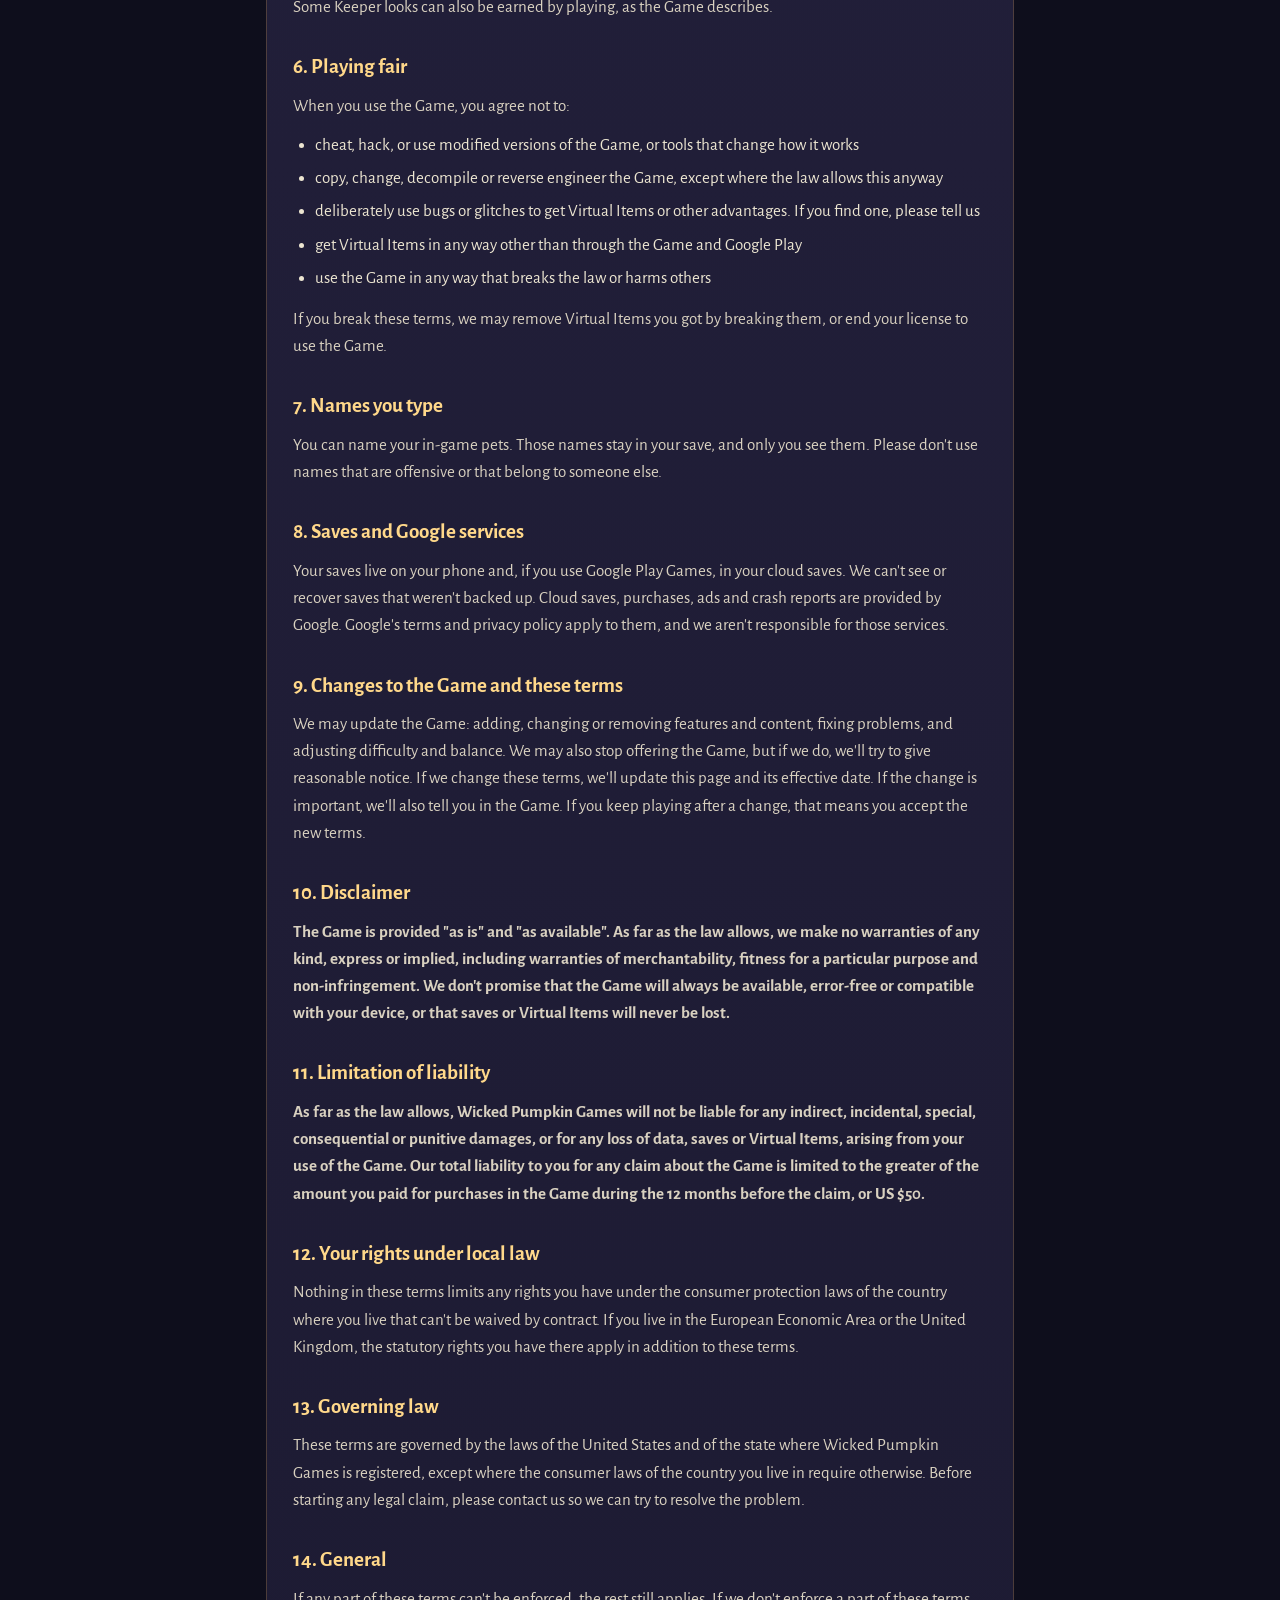
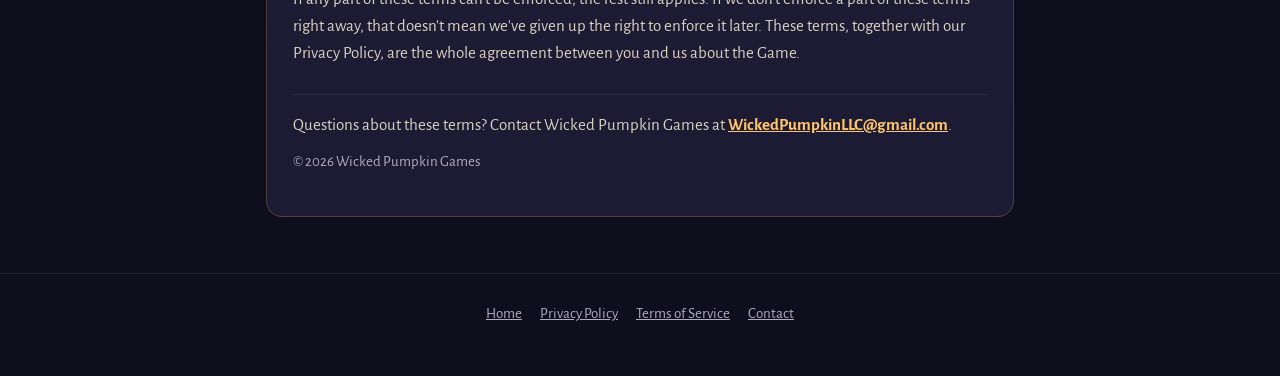
<file: grave-shift-terms-of-service.html>
<!doctype html>
<html lang="en">
<head>
<meta charset="utf-8">
<meta name="viewport" content="width=device-width, initial-scale=1">
<title>Grave Shift Terms of Service</title>
<meta name="description" content="The terms for playing Grave Shift, the cemetery-defense game for Android by Wicked Pumpkin Games.">
<meta name="theme-color" content="#0e0e1c">
<link rel="icon" type="image/png" href="favicon.png">
<link rel="stylesheet" href="site.css">
</head>
<body>
<header class="top">
  <div class="wrap">
    <a class="brand" href="./"><img src="img/studio-logo.webp" alt="" width="40" height="40"><span>Wicked Pumpkin Games</span></a>
    <nav aria-label="Main">
      <a href="./#game">Grave Shift</a>
      <a href="deepwater-defense.html">Deepwater<span class="nm"> Defense</span></a>
      <a href="./#studio">Studio</a>
      <a href="grave-shift-privacy-policy.html">Privacy</a>
      <a class="wide" href="grave-shift-terms-of-service.html" aria-current="page">Terms</a>
    </nav>
  </div>
</header>
<main class="doc">
<div class="card">
  <h1>Grave Shift Terms of Service</h1>
  <p class="eff">Effective November 7, 2026</p>

  <h2>1. About these terms</h2>
  <p>These terms are an agreement between you and Wicked Pumpkin Games ("we", "us") for your use of Grave Shift, our game for Android (the "Game"). By downloading or playing the Game, you agree to these terms and to our <a href="grave-shift-privacy-policy.html">Privacy Policy</a>. If you don't agree, please don't use the Game.</p>
  <p>You got the Game through Google Play, so Google Play's own terms also apply to your download and to anything you buy.</p>

  <h2>2. Who can play</h2>
  <p>The Game is meant for players aged 13 and over. If you are under the age of majority where you live, you may play only with the permission of a parent or guardian, who agrees to these terms for you and is responsible for any purchases you make. Parents can control purchases with Google Play's parental controls and purchase approvals.</p>

  <h2>3. Your license to play</h2>
  <p>We give you a personal, limited, non-exclusive, non-transferable and revocable license to install the Game on devices you own or control and to play it for your own entertainment, not for any commercial purpose. The Game and everything in it, including its characters, art, music, voices, text and code, belong to Wicked Pumpkin Games or our licensors and are protected by copyright and other laws. Apart from this license, no rights are given to you.</p>

  <h2>4. Virtual items and purchases</h2>
  <p>The Game is free to play. It offers optional purchases through Google Play, such as Talismans, gold and other supplies, Ad Free, and looks for the Keeper. It also has in-game currencies and items that you earn by playing. Together, these are "Virtual Items".</p>
  <ul>
    <li><strong>A license, not property:</strong> Virtual Items are a limited license to use content inside the Game. They have no value outside the Game. They can't be exchanged for real money, goods or anything else of value, and they can't be sold, traded or transferred to anyone else.</li>
    <li><strong>Payment:</strong> Google Play handles every payment, under its terms and at the price it shows. Prices may differ by country and include any taxes Google Play collects.</li>
    <li><strong>Items you keep:</strong> Ad Free and Keeper looks belong to the Google account you bought them with and cover every save on it. If you reinstall the Game or change phones, use "Restore purchases" in the Treasure Chest.</li>
    <li><strong>Items you use up:</strong> Talismans, gold, supplies and other used-up items are added to the save you were playing when you bought them. They come back with that save only if it's backed up with Google Play Games cloud saves. If you delete or lose a save that isn't backed up, the items in it can't be restored.</li>
    <li><strong>Refunds:</strong> all sales are final unless a refund is required by law or approved by Google Play under its refund policy. To ask for a refund, contact Google Play. If an item you paid for didn't arrive, contact us and we'll help.</li>
    <li><strong>Changes:</strong> to keep the Game fun and balanced, we may change how Virtual Items work, what they do or what they cost. We'll try not to take away the main benefit of anything you've paid for.</li>
  </ul>

  <h2>5. Ads and free prizes</h2>
  <p>The Game shows ads, served by Google AdMob, unless you have Ad Free. The Treasure Chest's Free Treasure lets you choose to watch short ads for in-game prizes, up to the daily limit the Game shows. A prize is given only when the ad has played to the end, and we may change the prizes or the daily limit. Some Keeper looks can also be earned by playing, as the Game describes.</p>

  <h2>6. Playing fair</h2>
  <p>When you use the Game, you agree not to:</p>
  <ul>
    <li>cheat, hack, or use modified versions of the Game, or tools that change how it works</li>
    <li>copy, change, decompile or reverse engineer the Game, except where the law allows this anyway</li>
    <li>deliberately use bugs or glitches to get Virtual Items or other advantages. If you find one, please tell us</li>
    <li>get Virtual Items in any way other than through the Game and Google Play</li>
    <li>use the Game in any way that breaks the law or harms others</li>
  </ul>
  <p>If you break these terms, we may remove Virtual Items you got by breaking them, or end your license to use the Game.</p>

  <h2>7. Names you type</h2>
  <p>You can name your in-game pets. Those names stay in your save, and only you see them. Please don't use names that are offensive or that belong to someone else.</p>

  <h2>8. Saves and Google services</h2>
  <p>Your saves live on your phone and, if you use Google Play Games, in your cloud saves. We can't see or recover saves that weren't backed up. Cloud saves, purchases, ads and crash reports are provided by Google. Google's terms and privacy policy apply to them, and we aren't responsible for those services.</p>

  <h2>9. Changes to the Game and these terms</h2>
  <p>We may update the Game: adding, changing or removing features and content, fixing problems, and adjusting difficulty and balance. We may also stop offering the Game, but if we do, we'll try to give reasonable notice. If we change these terms, we'll update this page and its effective date. If the change is important, we'll also tell you in the Game. If you keep playing after a change, that means you accept the new terms.</p>

  <h2>10. Disclaimer</h2>
  <p><strong>The Game is provided "as is" and "as available". As far as the law allows, we make no warranties of any kind, express or implied, including warranties of merchantability, fitness for a particular purpose and non-infringement. We don't promise that the Game will always be available, error-free or compatible with your device, or that saves or Virtual Items will never be lost.</strong></p>

  <h2>11. Limitation of liability</h2>
  <p><strong>As far as the law allows, Wicked Pumpkin Games will not be liable for any indirect, incidental, special, consequential or punitive damages, or for any loss of data, saves or Virtual Items, arising from your use of the Game. Our total liability to you for any claim about the Game is limited to the greater of the amount you paid for purchases in the Game during the 12 months before the claim, or US $50.</strong></p>

  <h2>12. Your rights under local law</h2>
  <p>Nothing in these terms limits any rights you have under the consumer protection laws of the country where you live that can't be waived by contract. If you live in the European Economic Area or the United Kingdom, the statutory rights you have there apply in addition to these terms.</p>

  <h2>13. Governing law</h2>
  <p>These terms are governed by the laws of the United States and of the state where Wicked Pumpkin Games is registered, except where the consumer laws of the country you live in require otherwise. Before starting any legal claim, please contact us so we can try to resolve the problem.</p>

  <h2>14. General</h2>
  <p>If any part of these terms can't be enforced, the rest still applies. If we don't enforce a part of these terms right away, that doesn't mean we've given up the right to enforce it later. These terms, together with our Privacy Policy, are the whole agreement between you and us about the Game.</p>

  <footer>
    <p>Questions about these terms? Contact Wicked Pumpkin Games at <a href="mailto:WickedPumpkinLLC@gmail.com"><strong>WickedPumpkinLLC@gmail.com</strong></a>.</p>
    <p class="note">© 2026 Wicked Pumpkin Games</p>
  </footer>
</div>
</main>
<footer class="site">
  <div class="wrap">
    <nav aria-label="Footer">
      <a href="./">Home</a>
      <a href="grave-shift-privacy-policy.html">Privacy Policy</a>
      <a href="grave-shift-terms-of-service.html">Terms of Service</a>
      <a href="mailto:WickedPumpkinLLC@gmail.com">Contact</a>
    </nav>
  </div>
</footer>
</body>
</html>
</file>
<file: site.css>
/* Wicked Pumpkin Games / Grave Shift website. One stylesheet for every page. */
@font-face{font-family:'Pirata One';font-weight:400;font-display:swap;src:url(fonts/PirataOne-400.woff) format('woff')}
@font-face{font-family:'Alegreya Sans';font-weight:400;font-display:swap;src:url(fonts/AlegreyaSans-400.woff) format('woff')}
@font-face{font-family:'Alegreya Sans';font-weight:500;font-display:swap;src:url(fonts/AlegreyaSans-500.woff) format('woff')}
@font-face{font-family:'Alegreya Sans';font-weight:700;font-display:swap;src:url(fonts/AlegreyaSans-700.woff) format('woff')}

:root{
  --bg:#0e0e1c;--bg2:#15142a;--card:#1d1b33;--card2:#24213d;--line:rgba(240,176,78,.22);--line2:rgba(236,229,209,.1);
  --ink:#ece5d1;--mute:#b3aac2;--gold:#f0b04e;--gold2:#ffd88a;--pumpkin:#f07a2c;--link:#ffc56b;
  --title:'Pirata One',Georgia,serif;--body:'Alegreya Sans',-apple-system,'Segoe UI',Roboto,Helvetica,Arial,sans-serif;
}
*{box-sizing:border-box}
html{-webkit-text-size-adjust:100%}
body{margin:0;background:var(--bg);color:var(--ink);font:17px/1.6 var(--body);
  background-image:radial-gradient(1200px 600px at 80% -10%,rgba(98,86,170,.22),transparent 60%),radial-gradient(900px 500px at -10% 30%,rgba(240,122,44,.07),transparent 60%)}
a{color:var(--link)}
a:hover{color:var(--gold2)}
img{max-width:100%;height:auto;display:block}
.wrap{max-width:1080px;margin:0 auto;padding:0 16px}

/* top bar */
.top{position:sticky;top:0;z-index:5;background:rgba(14,14,28,.86);backdrop-filter:blur(8px);-webkit-backdrop-filter:blur(8px);border-bottom:1px solid var(--line2)}
.top .wrap{display:flex;align-items:center;gap:14px;min-height:58px}
.brand{display:flex;align-items:center;gap:10px;color:var(--ink);text-decoration:none;font-weight:700;letter-spacing:.02em;white-space:nowrap}
.brand img{width:40px;height:40px;object-fit:contain}
.top nav{margin-left:auto;display:flex;gap:4px;flex-wrap:wrap;justify-content:flex-end}
.top nav a{color:var(--mute);text-decoration:none;font-size:15px;padding:6px 10px;border-radius:8px}
.top nav a:hover,.top nav a[aria-current]{color:var(--gold2);background:rgba(240,176,78,.08)}
@media (max-width:560px){.brand span{display:none}.top nav a{font-size:14px;padding:6px 8px}}

/* hero */
.hero{position:relative;overflow:hidden;border-bottom:1px solid var(--line)}
.hero .art{position:absolute;inset:0;background:#11122a url(img/hero.webp) center/cover no-repeat}
.hero .art::after{content:"";position:absolute;inset:0;background:linear-gradient(180deg,rgba(14,14,28,.35) 0%,rgba(14,14,28,.55) 45%,rgba(14,14,28,.96) 100%)}
.hero .wrap{position:relative;padding-top:84px;padding-bottom:56px;text-align:center}
.appicon{width:104px;height:104px;margin:0 auto 14px;border-radius:24px;box-shadow:0 10px 30px rgba(0,0,0,.6),0 0 0 2px rgba(240,176,78,.45)}
h1.game{margin:0;font:400 clamp(56px,11vw,96px)/1 var(--title);color:var(--gold);letter-spacing:.01em;text-shadow:0 3px 0 #6a3a0c,0 8px 26px rgba(0,0,0,.75)}
.tagline{margin:10px 0 0;font-size:clamp(19px,3.2vw,24px);font-weight:500;color:var(--ink);text-shadow:0 2px 10px rgba(0,0,0,.8)}
.pitch{max-width:640px;margin:14px auto 0;color:#ddd5c3;text-shadow:0 2px 8px rgba(0,0,0,.8)}
.cta{display:flex;gap:10px;justify-content:center;flex-wrap:wrap;margin-top:24px}
.btn{display:inline-flex;align-items:center;gap:8px;min-height:48px;padding:0 22px;border-radius:12px;font-weight:700;font-size:17px;text-decoration:none}
.btn.gold{background:linear-gradient(180deg,#ffd27a,#f0a63e);color:#2a1606;box-shadow:0 4px 0 #9b5d17,0 10px 24px rgba(0,0,0,.45)}
.btn.ghost{border:1px solid rgba(236,229,209,.35);color:var(--ink);background:rgba(20,18,40,.55)}
.btn.soon{background:rgba(20,18,40,.7);border:1px dashed rgba(240,176,78,.6);color:var(--gold2);cursor:default}

/* sections */
section{padding:56px 0}
h2.sec{margin:0 0 6px;font:400 clamp(34px,6vw,46px)/1.1 var(--title);color:var(--gold);text-align:center}
.sub{margin:0 auto 28px;max-width:640px;text-align:center;color:var(--mute)}
.cards{display:grid;grid-template-columns:repeat(3,1fr);gap:16px}
@media (max-width:820px){.cards{grid-template-columns:1fr}}
.card{background:linear-gradient(180deg,var(--card2),var(--card));border:1px solid var(--line);border-radius:16px;padding:22px 20px}
.card h3{margin:0 0 8px;font:400 28px/1.1 var(--title);color:var(--gold2)}
.card p{margin:0;color:#d9d1c0}
.card .ico{width:44px;height:44px;margin-bottom:10px}

.shots{display:grid;grid-template-columns:repeat(4,1fr);gap:14px}
@media (max-width:820px){.shots{grid-template-columns:repeat(2,1fr)}}
.shots figure{margin:0}
.shots img{width:100%;border-radius:14px;border:1px solid var(--line);box-shadow:0 10px 26px rgba(0,0,0,.45);aspect-ratio:9/16;object-fit:cover;background:var(--card)}

.more{display:grid;grid-template-columns:repeat(2,1fr);gap:10px 28px;max-width:860px;margin:0 auto;padding:0;list-style:none}
@media (max-width:700px){.more{grid-template-columns:1fr}}
.more li{position:relative;padding-left:26px;color:#ddd5c3}
.more li::before{content:"";position:absolute;left:4px;top:.55em;width:10px;height:10px;border-radius:50%;background:var(--pumpkin);box-shadow:0 0 10px rgba(240,122,44,.7)}
.fine{margin:26px auto 0;max-width:700px;text-align:center;color:var(--mute);font-size:15.5px}

.studio{display:grid;grid-template-columns:260px 1fr;gap:28px;align-items:center;max-width:900px;margin:0 auto}
.studio img{width:100%;max-width:260px;margin:0 auto}
@media (max-width:700px){.studio{grid-template-columns:1fr;text-align:center}.studio img{max-width:200px}}
.studio h2.sec{text-align:left}
@media (max-width:700px){.studio h2.sec{text-align:center}}

footer.site{border-top:1px solid var(--line2);padding:28px 0 40px;color:var(--mute);font-size:15px;text-align:center}
footer.site nav{display:flex;gap:18px;justify-content:center;flex-wrap:wrap;margin-bottom:10px}
footer.site a{color:var(--mute)}
footer.site a:hover{color:var(--gold2)}

/* policy pages */
.doc{max-width:780px;margin:0 auto;padding:36px 16px 56px}
.doc .card{padding:30px 26px}
@media (max-width:480px){.doc .card{padding:22px 16px}}
.doc h1{margin:0 0 4px;font:400 clamp(34px,7vw,44px)/1.1 var(--title);color:var(--gold)}
.doc .eff{margin:0 0 20px;color:var(--mute);font-size:15px}
.doc h2{margin:30px 0 8px;font-size:21px;color:var(--gold2)}
.doc p{margin:0 0 12px}
.doc ul{margin:0 0 14px;padding-left:22px}
.doc li{margin:0 0 6px}
.doc .note{color:var(--mute);font-size:15px}
.doc footer{margin-top:28px;padding-top:16px;border-top:1px solid var(--line2)}
.skip{position:absolute;left:-999px}.skip:focus{left:12px;top:12px;z-index:9;background:var(--card);padding:8px 12px;border-radius:8px}

/* ---------- Deepwater Defense (added Nov 17, 2026): its own sea colours on its pages ---------- */
body.dw{--bg:#06202c;--card:#0c3344;--card2:#114458;--line:rgba(246,201,69,.26);--gold:#f6c945;--gold2:#ffe08a;--link:#ffd666;--mute:#a9c3c9;--pumpkin:#e0533a;
  background:#06202c;background-image:radial-gradient(1100px 620px at 82% -12%,rgba(46,160,178,.30),transparent 62%),radial-gradient(900px 600px at -12% 38%,rgba(210,73,47,.10),transparent 60%)}
body.dw .top{background:rgba(6,32,44,.88)}
body.dw .card p{color:#d3e2e4}
.dwhero{padding:26px 0 8px}
.dwhero .banner{max-width:900px;margin:0 auto;border-radius:18px;overflow:hidden;border:1px solid var(--line);box-shadow:0 18px 50px rgba(0,0,0,.55)}
.dwhero .banner img{width:100%}
.dwname{display:flex;align-items:center;justify-content:center;gap:14px;margin:26px 0 0}
.dwname img{width:64px;height:64px;border-radius:16px;box-shadow:0 6px 18px rgba(0,0,0,.5),0 0 0 2px rgba(246,201,69,.45)}
.dwname h1{margin:0;font:400 clamp(40px,8vw,62px)/1 var(--title);color:var(--gold);text-shadow:0 3px 0 #6b4508,0 8px 22px rgba(0,0,0,.6)}
.dwhero .tagline,.dwhero .pitch{text-align:center}
.dwhero .pitch{color:#d3e2e4}
.route{display:grid;grid-template-columns:repeat(11,minmax(0,1fr));margin:8px 0 0;padding:0;list-style:none}
.route li{position:relative;text-align:center;padding:0 3px}
.route li:not(:last-child)::after{content:"";position:absolute;top:21px;left:50%;width:100%;height:3px;background:rgba(191,232,238,.28)}
.route .stop{position:relative;z-index:1;display:flex;align-items:center;justify-content:center;width:44px;height:44px;margin:0 auto 8px;border-radius:50%;background:var(--c);color:#0b2430;font-weight:700;font-size:17px;box-shadow:0 0 0 3px rgba(5,26,38,.75)}
.route .dark .stop{color:#fff;box-shadow:0 0 0 2px rgba(191,232,238,.5)}
.route .sea{display:block;font-size:14px;line-height:1.25;color:#d3e2e4}
.route .goal .stop{background:var(--gold);width:50px;height:50px;margin-top:-3px;margin-bottom:5px}
.route .goal .sea{color:var(--gold);font-weight:700}
@media (max-width:820px){
  .route{grid-template-columns:repeat(2,minmax(0,1fr));gap:12px 16px;max-width:460px;margin:8px auto 0}
  .route li{display:flex;align-items:center;gap:10px;text-align:left;padding:0}
  .route li::after{display:none}
  .route .stop,.route .goal .stop{flex:0 0 auto;width:38px;height:38px;margin:0;font-size:15px}
  .route .goal{grid-column:1/-1}
}
.route-note{max-width:720px;margin:26px auto 0;text-align:center;color:#d3e2e4}
.cards.four{grid-template-columns:repeat(4,1fr)}
@media (max-width:980px){.cards.four{grid-template-columns:repeat(2,1fr)}}
@media (max-width:560px){.cards.four{grid-template-columns:1fr}}
.cards.four .card h3{font-size:30px}
.shots a{display:block}

/* the "also from the studio" card on the home page */
.gamecard{display:grid;grid-template-columns:92px 1fr auto;gap:18px;align-items:center;max-width:820px;margin:0 auto;padding:18px 20px;border-radius:16px;text-decoration:none;color:var(--ink);
  background:linear-gradient(135deg,#114458,#0a2a38 70%);border:1px solid rgba(246,201,69,.32);box-shadow:0 12px 30px rgba(0,0,0,.4)}
.gamecard:hover{color:var(--ink);border-color:rgba(246,201,69,.7)}
.gamecard img{width:92px;height:92px;border-radius:20px;box-shadow:0 0 0 2px rgba(246,201,69,.45)}
.gamecard strong{display:block;font:400 34px/1.05 var(--title);color:#f6c945}
.gamecard span{display:block;margin-top:4px;color:#d3e2e4}
.gamecard .go{margin:0;white-space:nowrap;display:inline-flex;align-items:center;min-height:44px;padding:0 18px;border-radius:12px;font-weight:700;color:#2a1a04;background:linear-gradient(180deg,#ffe08a,#f6c945);box-shadow:0 3px 0 #9b7a17}
@media (max-width:640px){.gamecard{grid-template-columns:72px 1fr;gap:14px}.gamecard img{width:72px;height:72px;border-radius:16px}.gamecard .go{grid-column:1/-1;justify-content:center}}
@media (max-width:560px){.top nav .nm{display:none}}
@media (max-width:430px){.top nav .wide{display:none}}   /* Terms stays in the footer on small phones */
</file>
